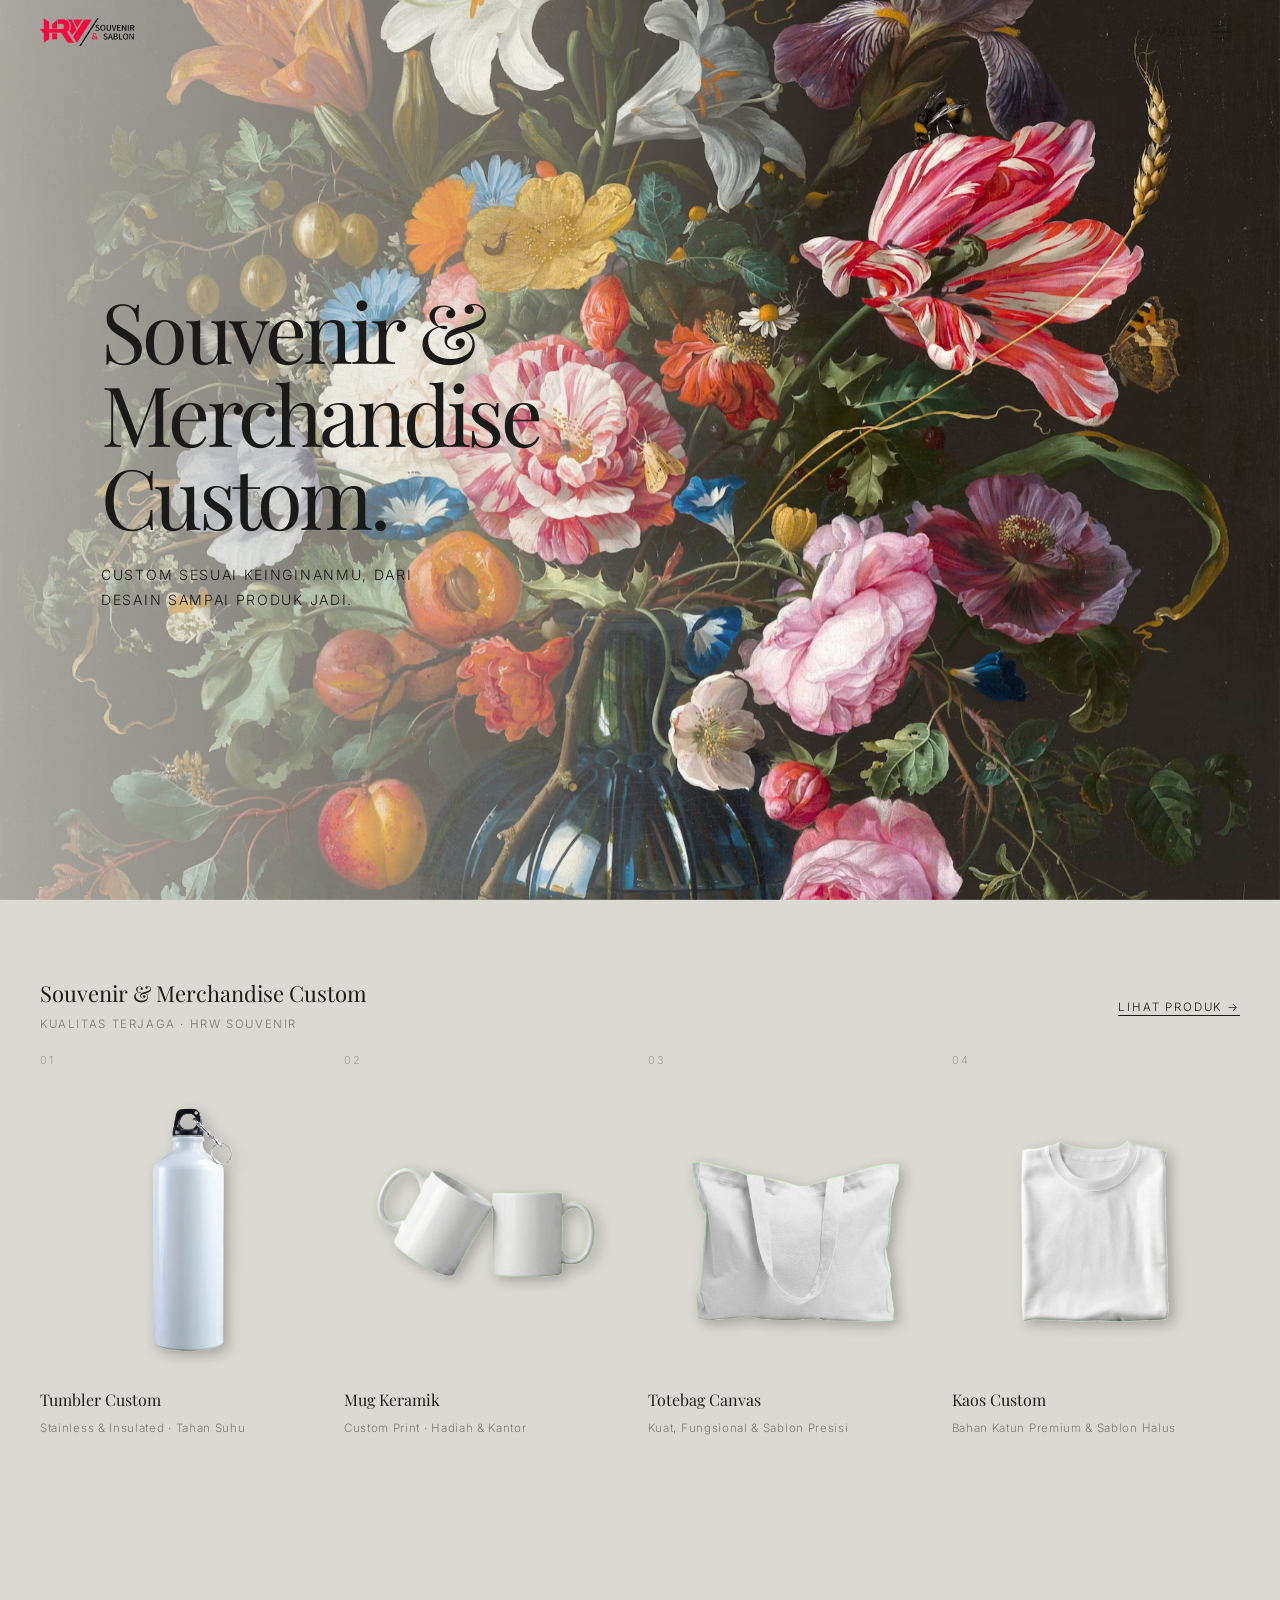
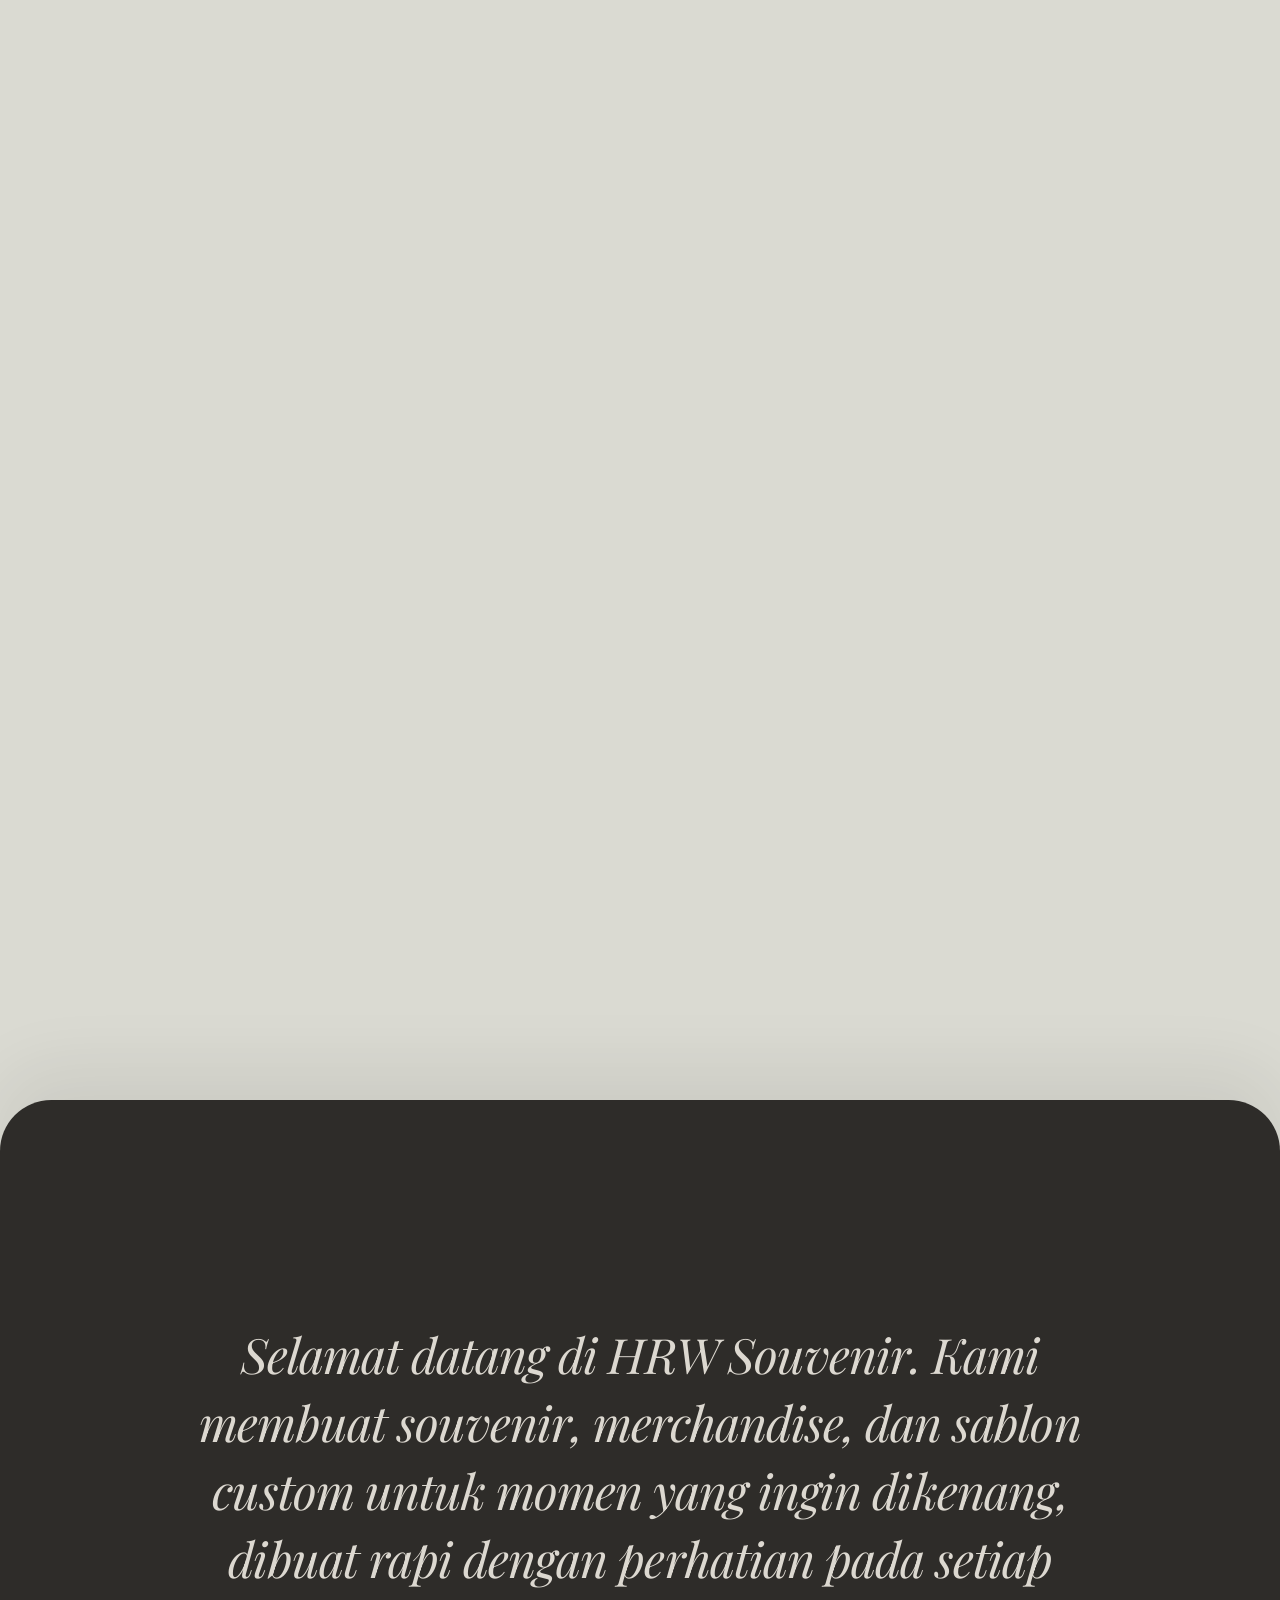
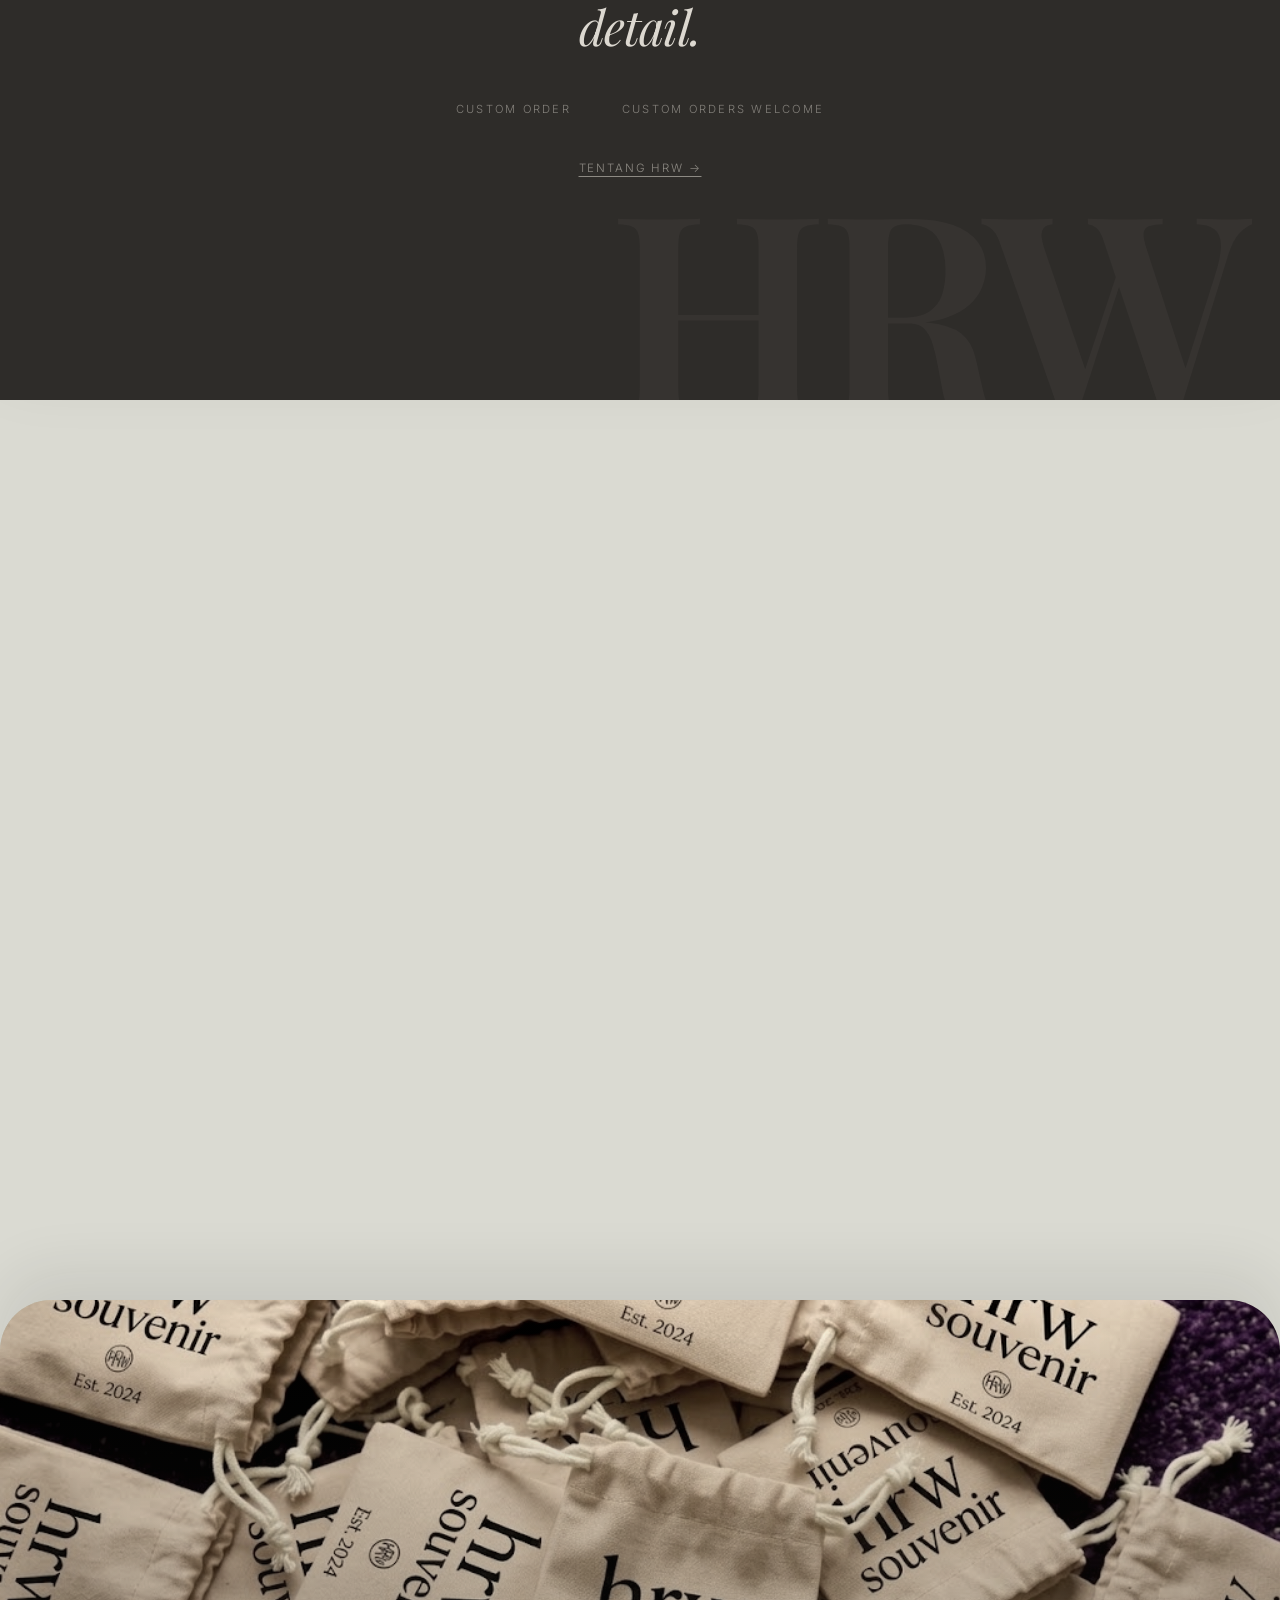
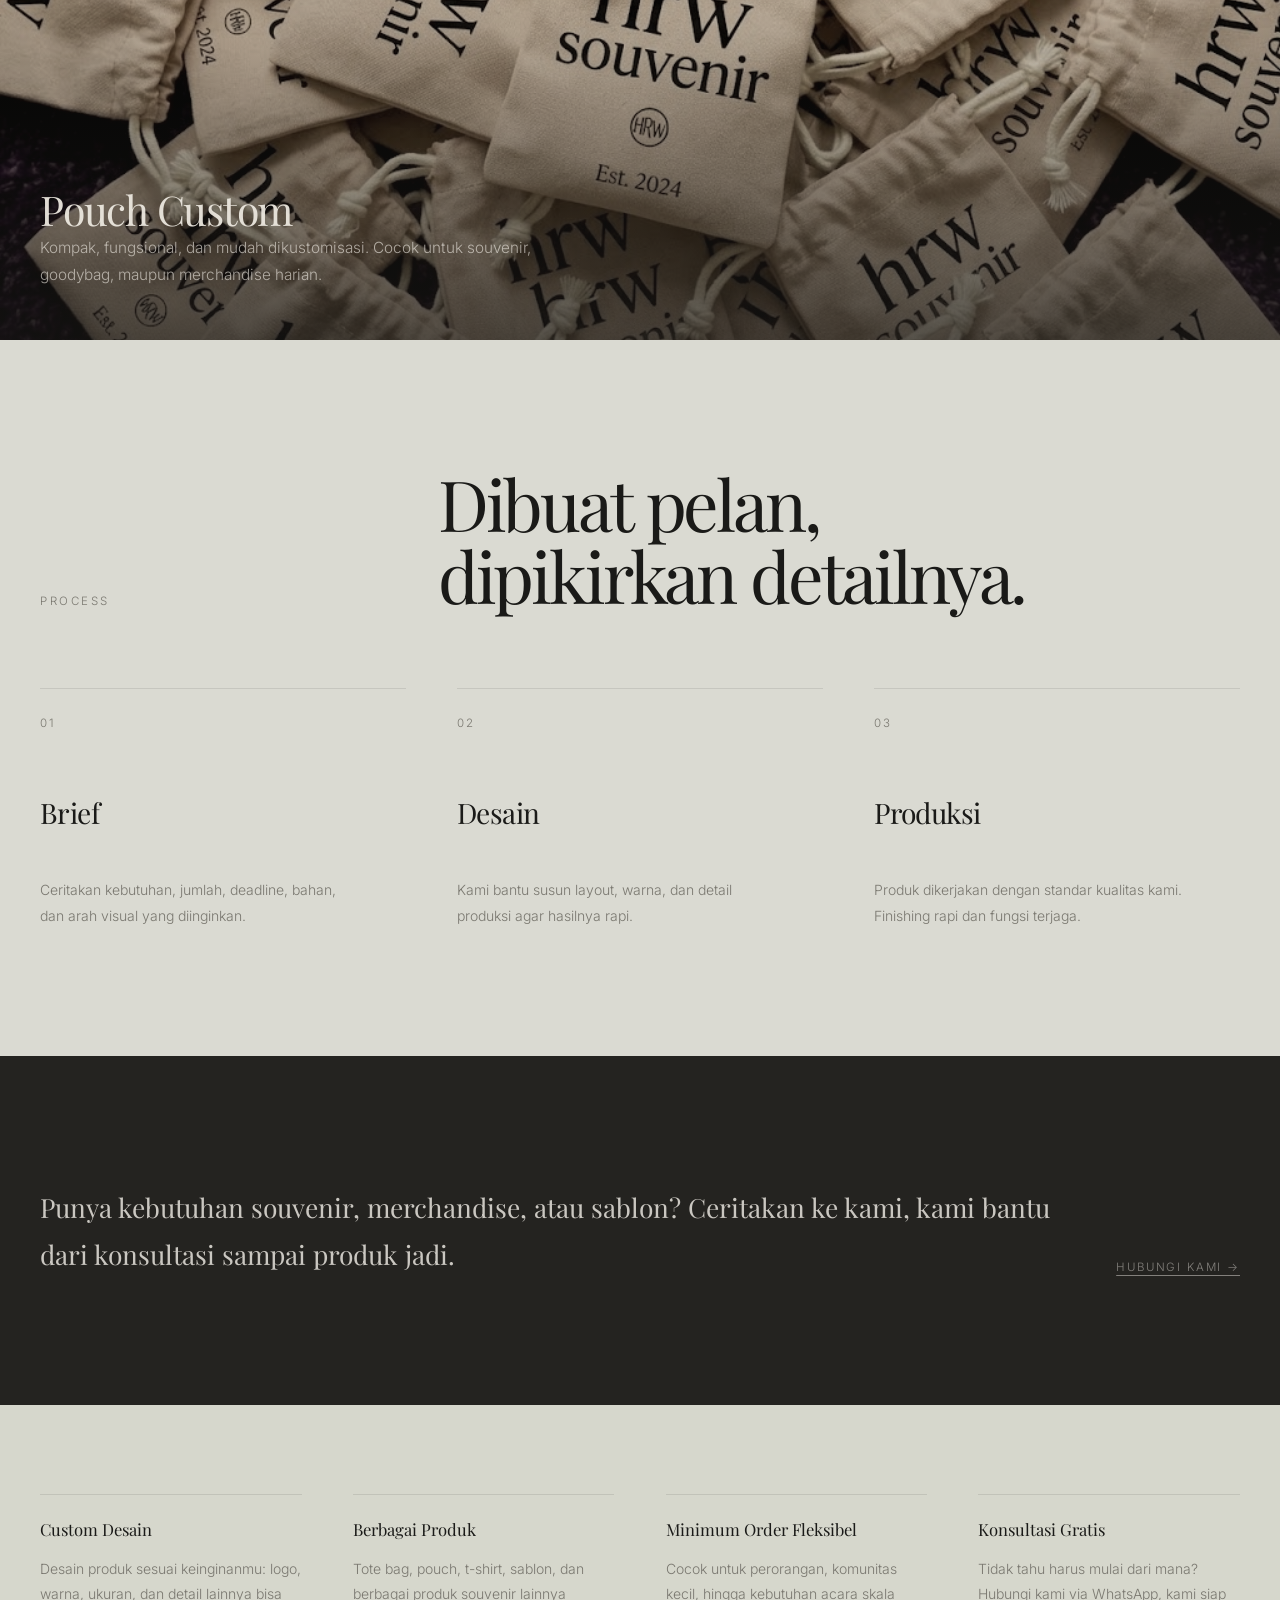
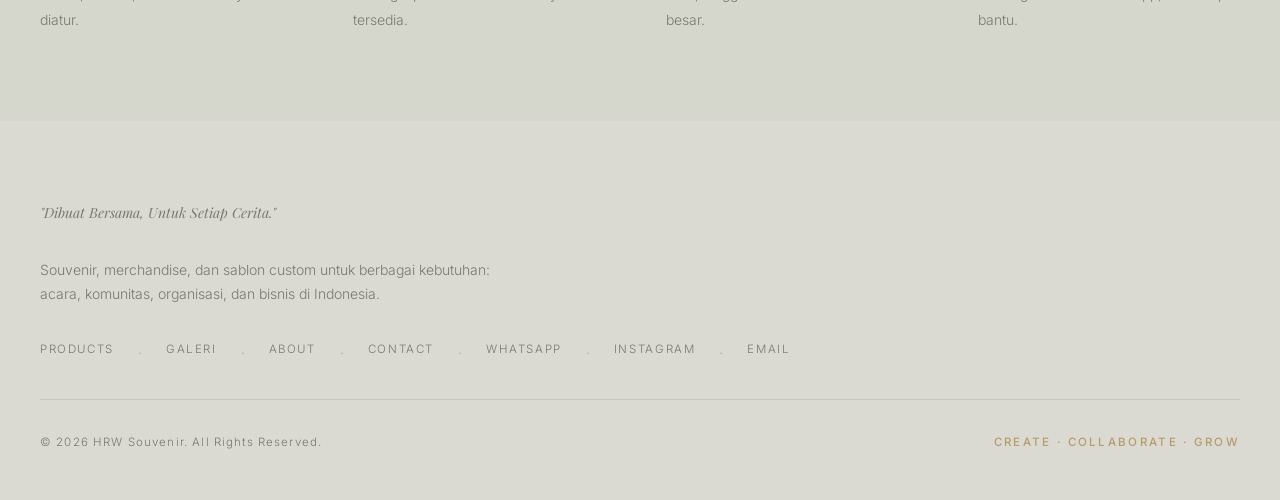
<file: index.html>
﻿<!DOCTYPE html>
<html lang="id">
<head>
  <meta charset="UTF-8" />
  <meta name="viewport" content="width=device-width, initial-scale=1.0" />
  <title>HRW Souvenir — Dibuat Bersama, Untuk Setiap Cerita</title>
  <meta name="description" content="HRW Souvenir menyediakan souvenir, merchandise, dan sablon custom berkualitas untuk berbagai kebutuhan — personal, komunitas, dan bisnis." />
  <meta property="og:title" content="HRW Souvenir — Dibuat Bersama, Untuk Setiap Cerita" />
  <meta property="og:description" content="Souvenir, merchandise, dan sablon custom berkualitas untuk berbagai kebutuhan." />
  <meta property="og:type" content="website" />
  <link rel="icon" href="./assets/images/logo/logo lingkaran.png" type="image/png" />
  <link rel="stylesheet" href="./css/style.css?v=3.0" />
</head>
<body>

  <!-- Scroll Progress Indicator -->
  <div class="scroll-progress" id="scroll-progress"></div>

  <!-- NAVBAR -->
  <nav class="navbar" id="navbar">
    <div class="navbar__inner">
      <a href="./index.html" class="navbar__logo">
        <img src="./assets/images/logo/logo samping.png" alt="HRW Souvenir" />
      </a>
      <button class="navbar__toggle" id="nav-toggle" aria-label="Toggle menu">
        <span class="navbar__toggle-label">Menu</span>
        <span class="navbar__toggle-bars">
          <span></span><span></span><span></span>
        </span>
      </button>
    </div>
  </nav>

  <!-- FULLSCREEN NAV OVERLAY -->
  <div class="nav-overlay" id="nav-overlay">
    <nav class="nav-overlay__links">
      <a href="./pages/products.html" class="nav-overlay__link" data-close>Products</a>
      <a href="./pages/galeri.html"   class="nav-overlay__link" data-close>Galeri</a>
      <a href="./pages/about.html"    class="nav-overlay__link" data-close>About</a>
      <a href="./pages/contact.html"  class="nav-overlay__link" data-close>Contact</a>
    </nav>
    <div class="nav-overlay__meta">
      <a href="https://wa.me/6287817109746" target="_blank" class="nav-overlay__meta-link">WhatsApp</a>
      <a href="https://instagram.com/hrw_souvenir" target="_blank" class="nav-overlay__meta-link">Instagram</a>
      <a href="mailto:hrwsouvenir@gmail.com" class="nav-overlay__meta-link">Email</a>
    </div>
  </div>

  <!-- HERO -->
  <section class="hg-hero">
    <div class="hg-hero__bg">
      <img
        src="./assets/images/products/banner/banner.avif"
        alt="HRW Souvenir — Banner"
        class="hg-hero__bg-img"
        id="hero-img"
        loading="eager"
      />
    </div>
    <div class="hg-hero__content">
      <h1 class="hg-hero__heading">
        Souvenir &amp;<br />Merchandise<br />Custom.
      </h1>
      <p class="hg-hero__intro">Custom sesuai keinginanmu, dari desain sampai produk jadi.</p>
    </div>
  </section>

  <!-- PRODUCT STRIP -->
  <div class="hg-products-pin" id="products-pin">
    <div class="hg-products-sticky">
      <!-- Overlay gelap saat welcome naik -->
      <div class="hg-products-dimmer" id="products-dimmer"></div>
      <!-- Caption bar — sticky bersama produk -->
      <div class="hg-hero__caption">
        <div class="hg-hero__caption-left">
          <span class="hg-hero__product-name">Souvenir &amp; Merchandise Custom</span>
          <span class="hg-hero__product-sub">Kualitas terjaga · HRW Souvenir</span>
        </div>
        <a href="./pages/products.html" class="hg-hero__cta">Lihat Produk →</a>
      </div>
      <section class="hg-products">
        <div class="hg-product">
          <span class="hg-product__number">01</span>
          <div class="hg-product__img-wrap">
            <img src="./assets/images/6 produk depan/tumbler.jpg"       alt="Tumbler Custom HRW Souvenir"    class="hg-product__img hg-product__img--default" loading="lazy" />
            <img src="./assets/images/6 produk depan/tumbler_final.jpg" alt="Tumbler Custom HRW Souvenir"    class="hg-product__img hg-product__img--hover"   loading="lazy" />
          </div>
          <a href="./pages/products.html#souvenir" class="hg-product__info">
            <span class="hg-product__name">Tumbler Custom</span>
            <span class="hg-product__meta">Stainless &amp; Insulated · Tahan Suhu</span>
          </a>
        </div>
        <div class="hg-product">
          <span class="hg-product__number">02</span>
          <div class="hg-product__img-wrap">
            <img src="./assets/images/6 produk depan/mug.jpg"       alt="Mug Keramik Custom HRW Souvenir" class="hg-product__img hg-product__img--default" loading="lazy" />
            <img src="./assets/images/6 produk depan/mug_final.jpg" alt="Mug Keramik Custom HRW Souvenir" class="hg-product__img hg-product__img--hover"   loading="lazy" />
          </div>
          <a href="./pages/products.html#merchandise" class="hg-product__info">
            <span class="hg-product__name">Mug Keramik</span>
            <span class="hg-product__meta">Custom Print · Hadiah &amp; Kantor</span>
          </a>
        </div>
        <div class="hg-product">
          <span class="hg-product__number">03</span>
          <div class="hg-product__img-wrap">
            <img src="./assets/images/6 produk depan/totebag.jpg"       alt="Totebag Canvas HRW Souvenir" class="hg-product__img hg-product__img--default" loading="lazy" />
            <img src="./assets/images/6 produk depan/totebag_final.jpg" alt="Totebag Canvas HRW Souvenir" class="hg-product__img hg-product__img--hover"   loading="lazy" />
          </div>
          <a href="./pages/products.html#sablon" class="hg-product__info">
            <span class="hg-product__name">Totebag Canvas</span>
            <span class="hg-product__meta">Kuat, Fungsional &amp; Sablon Presisi</span>
          </a>
        </div>
        <div class="hg-product">
          <span class="hg-product__number">04</span>
          <div class="hg-product__img-wrap">
            <img src="./assets/images/6 produk depan/kaos.jpg"       alt="Kaos Custom HRW Souvenir" class="hg-product__img hg-product__img--default" loading="lazy" />
            <img src="./assets/images/6 produk depan/kaos_final.jpg" alt="Kaos Custom HRW Souvenir" class="hg-product__img hg-product__img--hover"   loading="lazy" />
          </div>
          <a href="./pages/products.html#custom" class="hg-product__info">
            <span class="hg-product__name">Kaos Custom</span>
            <span class="hg-product__meta">Bahan Katun Premium &amp; Sablon Halus</span>
          </a>
        </div>
      </section>
    </div>
  </div>

  <!-- WELCOME -->
  <div class="hg-welcome-pin" id="welcome-pin">
    <div class="hg-welcome-sticky">
      <section class="hg-welcome">
        <!-- Overlay gelap saat feature naik -->
        <div class="hg-welcome-dimmer" id="welcome-dimmer"></div>
        <div class="hg-welcome__inner">
          <p class="hg-welcome__text">
            Selamat datang di HRW Souvenir. Kami membuat souvenir, merchandise, dan sablon custom untuk momen yang ingin dikenang, dibuat rapi dengan perhatian pada setiap detail.
          </p>
          <div class="hg-welcome__meta">
            <span>Custom Order</span>
            <span>Custom orders welcome</span>
          </div>
          <a href="./pages/about.html" class="hg-welcome__link">Tentang HRW →</a>
        </div>
      </section>
    </div>
  </div>

  <!-- FEATURE — Tote Bag (card overlap dari Welcome) -->
  <div class="hg-feature-pin">
    <section class="hg-feature hg-feature--story">
      <div class="hg-feature__link">
        <div class="hg-feature__img-wrap">
          <img src="./assets/images/products/banner/hg-feature-pin.jpg" alt="HRW Souvenir — Feature" class="hg-feature__img" loading="lazy" />
          <!-- Overlay teks di atas gambar -->
          <div class="hg-feature__overlay">
            <h2 class="hg-feature__heading">Pouch Custom</h2>
            <p class="hg-feature__desc">Kompak, fungsional, dan mudah dikustomisasi. Cocok untuk souvenir, goodybag, maupun merchandise harian.</p>
          </div>
        </div>
      </div>
    </section>
  </div>

  <!-- PROCESS -->
  <section class="hg-process" aria-labelledby="process-title">
    <div class="hg-process__inner">
      <div class="hg-process__head reveal">
        <span class="hg-process__eyebrow">Process</span>
        <h2 id="process-title" class="hg-process__title">Dibuat pelan,<br />dipikirkan detailnya.</h2>
      </div>
      <div class="hg-process__grid">
        <article class="hg-process__item reveal">
          <span class="hg-process__num">01</span>
          <h3>Brief</h3>
          <p>Ceritakan kebutuhan, jumlah, deadline, bahan, dan arah visual yang diinginkan.</p>
        </article>
        <article class="hg-process__item reveal reveal-delay-1">
          <span class="hg-process__num">02</span>
          <h3>Desain</h3>
          <p>Kami bantu susun layout, warna, dan detail produksi agar hasilnya rapi.</p>
        </article>
        <article class="hg-process__item reveal reveal-delay-2">
          <span class="hg-process__num">03</span>
          <h3>Produksi</h3>
          <p>Produk dikerjakan dengan standar kualitas kami. Finishing rapi dan fungsi terjaga.</p>
        </article>
      </div>
    </div>
  </section>

  <!-- BRAND STATEMENT -->
  <section class="hg-statement">
    <div class="hg-statement__inner reveal">
      <p class="hg-statement__text">
        Punya kebutuhan souvenir, merchandise, atau sablon? Ceritakan ke kami, kami bantu dari konsultasi sampai produk jadi.
      </p>
      <a href="./pages/contact.html" class="hg-statement__link">Hubungi Kami →</a>
    </div>
  </section>

  <!-- TRUST BAR -->
  <div class="hg-trust">
    <div class="hg-trust__inner">
      <div class="hg-trust__item reveal">
        <p class="hg-trust__title">Custom Desain</p>
        <p class="hg-trust__desc">Desain produk sesuai keinginanmu: logo, warna, ukuran, dan detail lainnya bisa diatur.</p>
      </div>
      <div class="hg-trust__item reveal reveal-delay-1">
        <p class="hg-trust__title">Berbagai Produk</p>
        <p class="hg-trust__desc">Tote bag, pouch, t-shirt, sablon, dan berbagai produk souvenir lainnya tersedia.</p>
      </div>
      <div class="hg-trust__item reveal reveal-delay-2">
        <p class="hg-trust__title">Minimum Order Fleksibel</p>
        <p class="hg-trust__desc">Cocok untuk perorangan, komunitas kecil, hingga kebutuhan acara skala besar.</p>
      </div>
      <div class="hg-trust__item reveal reveal-delay-3">
        <p class="hg-trust__title">Konsultasi Gratis</p>
        <p class="hg-trust__desc">Tidak tahu harus mulai dari mana? Hubungi kami via WhatsApp, kami siap bantu.</p>
      </div>
    </div>
  </div>

  <!-- FOOTER -->
  <footer class="footer" id="contact">
    <div class="footer__inner">
      <p class="footer__tagline">"Dibuat Bersama, Untuk Setiap Cerita."</p>
      <p class="footer__desc">Souvenir, merchandise, dan sablon custom untuk berbagai kebutuhan: acara, komunitas, organisasi, dan bisnis di Indonesia.</p>
      <div class="footer__links">
        <a href="./pages/products.html" class="footer__link">Products</a>
        <span class="footer__sep">&middot;</span>
        <a href="./pages/galeri.html"   class="footer__link">Galeri</a>
        <span class="footer__sep">&middot;</span>
        <a href="./pages/about.html"    class="footer__link">About</a>
        <span class="footer__sep">&middot;</span>
        <a href="./pages/contact.html"  class="footer__link">Contact</a>
        <span class="footer__sep">&middot;</span>
        <a href="https://wa.me/6287817109746" target="_blank" class="footer__link">WhatsApp</a>
        <span class="footer__sep">&middot;</span>
        <a href="https://instagram.com/hrw_souvenir" target="_blank" class="footer__link">Instagram</a>
        <span class="footer__sep">&middot;</span>
        <a href="mailto:hrwsouvenir@gmail.com" class="footer__link">Email</a>
      </div>
      <div class="footer__bottom">
        <p class="footer__copy">&copy; <span id="footer-year">2026</span> HRW Souvenir. All Rights Reserved.</p>
        <p class="footer__essence">Create &middot; Collaborate &middot; Grow</p>
      </div>
    </div>
  </footer>

  <script src="./js/main.js"></script>
</body>
</html>
</file>
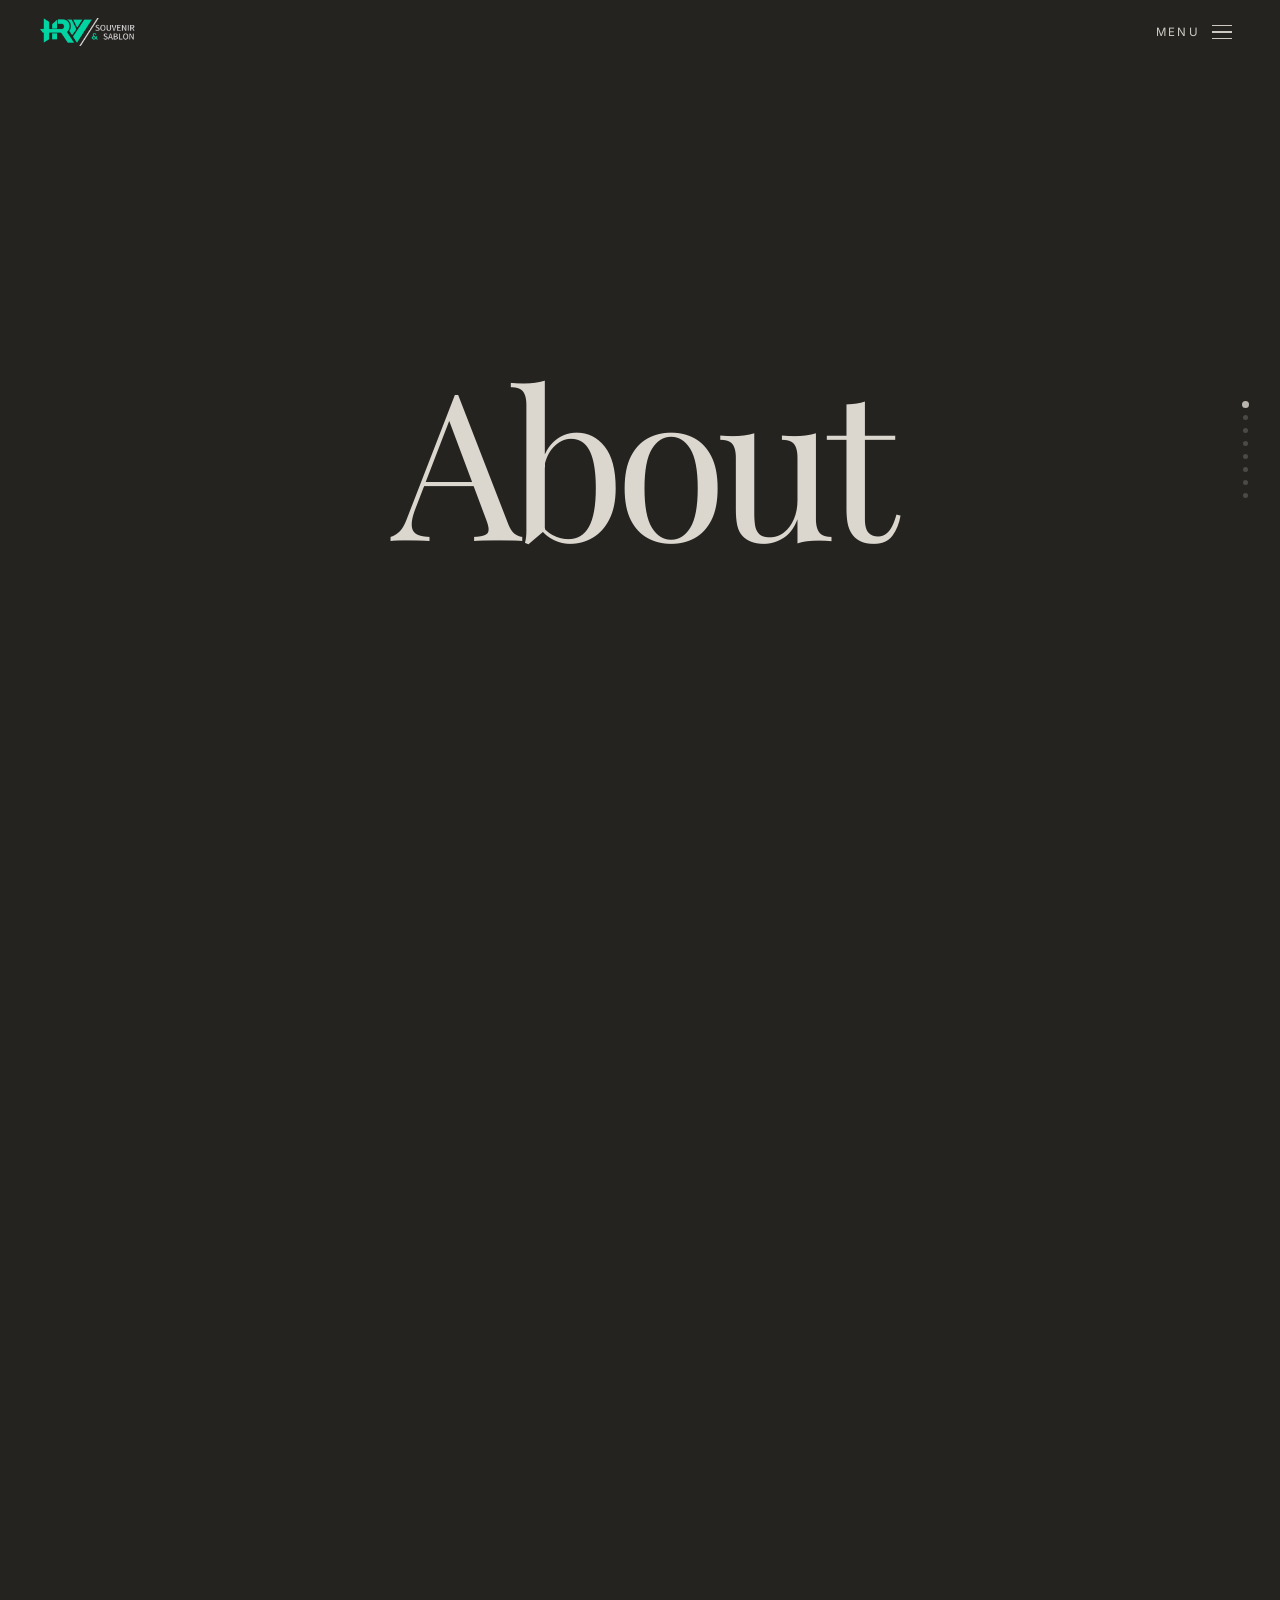
<file: pages/about.html>
﻿<!DOCTYPE html>
<html lang="id">
<head>
  <meta charset="UTF-8" />
  <meta name="viewport" content="width=device-width, initial-scale=1.0" />
  <title>About — HRW Souvenir</title>
  <meta name="description" content="Tentang HRW Souvenir — brand lokal yang membuat souvenir dan merchandise melalui kolaborasi dengan mitra lokal." />
  <link rel="icon" href="../assets/images/logo/logo lingkaran.png" type="image/png" />
  <link rel="stylesheet" href="../css/style.css" />
</head>
<body class="about-dark">

  <!-- NAVBAR -->
  <nav class="navbar" id="navbar">
    <div class="navbar__inner">
      <a href="../index.html" class="navbar__logo">
        <img src="../assets/images/logo/logo samping.png" alt="HRW Souvenir" />
      </a>
      <button class="navbar__toggle" id="nav-toggle" aria-label="Toggle menu">
        <span class="navbar__toggle-label">Menu</span>
        <span class="navbar__toggle-bars">
          <span></span><span></span><span></span>
        </span>
      </button>
    </div>
  </nav>

  <!-- NAV OVERLAY -->
  <div class="nav-overlay" id="nav-overlay">
    <nav class="nav-overlay__links">
      <a href="./products.html" class="nav-overlay__link" data-close>Products</a>
      <a href="./galeri.html"   class="nav-overlay__link" data-close>Galeri</a>
      <a href="./about.html"    class="nav-overlay__link nav-overlay__link--active" data-close>About</a>
      <a href="./contact.html"  class="nav-overlay__link" data-close>Contact</a>
    </nav>
    <div class="nav-overlay__meta">
      <a href="https://wa.me/6287817109746" target="_blank" class="nav-overlay__meta-link">WhatsApp</a>
      <a href="https://instagram.com/hrw_souvenir" target="_blank" class="nav-overlay__meta-link">Instagram</a>
      <a href="mailto:hrwsouvenir@gmail.com" class="nav-overlay__meta-link">Email</a>
    </div>
  </div>

  <!-- SCROLL STORY WRAPPER — tinggi = jumlah panel x 100vh -->
  <div class="asc-wrap" id="asc-wrap">

    <!-- Stage — sticky, konten berganti di sini -->
    <div class="asc-stage" id="asc-stage">

      <!-- Panel 1 — "About" besar -->
      <div class="asc-panel asc-panel--center is-active" data-panel="1">
        <span class="asc-word">About</span>
      </div>

      <!-- Panel 2 — Header detail -->
      <div class="asc-panel asc-panel--left" data-panel="2">
        <span class="asc-eyebrow">Tentang Kami</span>
        <h1 class="asc-heading">Dibuat bersama,<br />untuk setiap cerita.</h1>
        <p class="asc-desc">HRW Souvenir adalah usaha kreatif yang tumbuh melalui kolaborasi dengan berbagai pihak: penjahit, pengrajin, percetakan, dan pelaku UMKM.</p>
      </div>

      <!-- Panel 3 — gambar + teks About -->
      <div class="asc-panel asc-panel--split" data-panel="3">
        <div class="asc-split__img">
          <img src="../assets/images/products/pouch.jpg" alt="Produk HRW Souvenir" loading="lazy" />
        </div>
        <div class="asc-split__content">
          <span class="asc-eyebrow">Tentang Kami</span>
          <h2 class="asc-subheading">About HRW Souvenir</h2>
          <p class="asc-copy">HRW Souvenir adalah usaha kreatif yang bergerak dalam bidang souvenir, merchandise, dan sablon.</p>
          <p class="asc-copy">Kami membangun proses produksi melalui kolaborasi dengan penjahit, pengrajin, percetakan, dan pelaku usaha lokal, untuk menghadirkan produk bermakna sekaligus menciptakan peluang bagi mitra yang terlibat.</p>
          <div class="asc-values">
            <span>Quality</span>
            <span>Collaboration</span>
            <span>Meaning</span>
            <span>Sustainability</span>
          </div>
        </div>
      </div>

      <!-- Panel 4 — "Made Together." besar -->
      <div class="asc-panel asc-panel--center" data-panel="4">
        <span class="asc-word">Made<br />Together.</span>
      </div>

      <!-- Panel 5 — teks + gambar kolaborasi -->
      <div class="asc-panel asc-panel--split asc-panel--reverse" data-panel="5">
        <div class="asc-split__content">
          <span class="asc-eyebrow">Kolaborasi</span>
          <h2 class="asc-subheading">One Order. Many Hands.</h2>
          <p class="asc-copy">Sebuah produk tidak selalu dibuat oleh satu tangan. HRW bekerja bersama penjahit, pengrajin, dan percetakan, untuk menciptakan produk sekaligus membuka peluang kolaborasi.</p>
          <blockquote class="asc-quote">"Satu pesanan, lebih banyak pihak yang tumbuh."</blockquote>
        </div>
        <div class="asc-split__img">
          <img src="../assets/images/products/totebag.jpg" alt="Kolaborasi HRW Souvenir" loading="lazy" />
        </div>
      </div>

      <!-- Panel 6 — "Create. Collaborate. Grow." besar -->
      <div class="asc-panel asc-panel--center" data-panel="6">
        <span class="asc-word">Create.<br />Collaborate.<br />Grow.</span>
      </div>

      <!-- Panel 7 — Essence detail -->
      <div class="asc-panel asc-panel--essence" data-panel="7">
        <div class="asc-essence-grid">
          <div class="asc-essence-item">
            <span class="asc-essence-num">01</span>
            <span class="asc-essence-word">Create</span>
            <p class="asc-essence-desc">Menciptakan produk yang memiliki nilai, fungsi, kualitas, dan makna bagi pelanggan dan setiap orang yang terlibat.</p>
          </div>
          <div class="asc-essence-item">
            <span class="asc-essence-num">02</span>
            <span class="asc-essence-word">Collaborate</span>
            <p class="asc-essence-desc">Membangun kerja sama dengan penjahit, pengrajin, percetakan, dan pelaku usaha lokal dalam setiap proses produksi.</p>
          </div>
          <div class="asc-essence-item">
            <span class="asc-essence-num">03</span>
            <span class="asc-essence-word">Grow</span>
            <p class="asc-essence-desc">Tumbuh bersama pelanggan, mitra, dan lingkungan ekonomi di sekitar HRW. Satu pesanan, lebih banyak pihak yang berkembang.</p>
          </div>
        </div>
      </div>

      <!-- Panel 8 — CTA -->
      <div class="asc-panel asc-panel--center" data-panel="8">
        <div class="asc-cta">
          <h2 class="asc-cta__heading">Ada yang ingin<br />kamu pesan<br />atau diskusikan?</h2>
          <p class="asc-cta__copy">Ceritakan kebutuhanmu, kami bantu dari konsultasi, desain, sampai produk jadi di tangan kamu.</p>
          <a href="./contact.html" class="asc-cta__link">Hubungi Kami →</a>
        </div>
      </div>

      <!-- Scroll progress dots -->
      <div class="asc-dots" id="asc-dots">
        <span class="asc-dot is-active" data-dot="1"></span>
        <span class="asc-dot" data-dot="2"></span>
        <span class="asc-dot" data-dot="3"></span>
        <span class="asc-dot" data-dot="4"></span>
        <span class="asc-dot" data-dot="5"></span>
        <span class="asc-dot" data-dot="6"></span>
        <span class="asc-dot" data-dot="7"></span>
        <span class="asc-dot" data-dot="8"></span>
      </div>

    </div>
    <!-- END STAGE -->

  </div>
  <!-- END WRAP -->

  <script src="../js/main.js"></script>
</body>
</html>
</file>
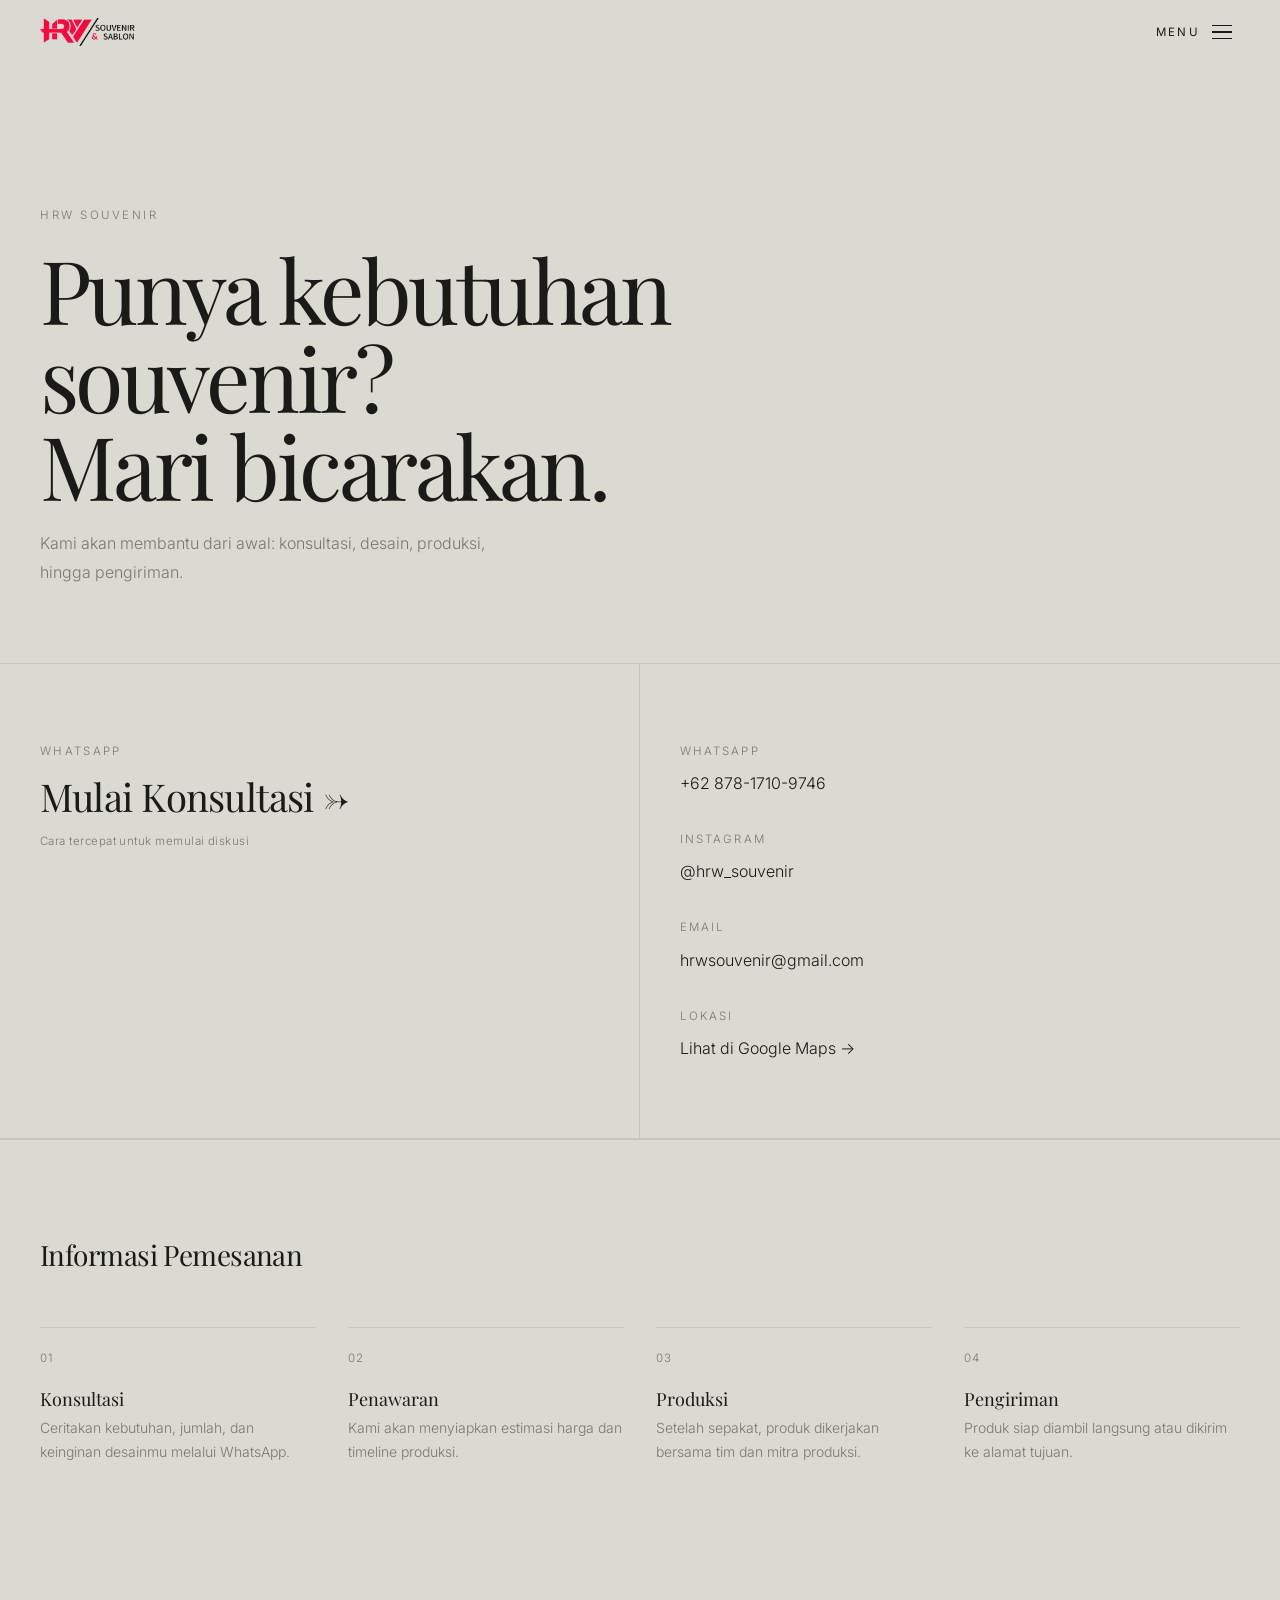
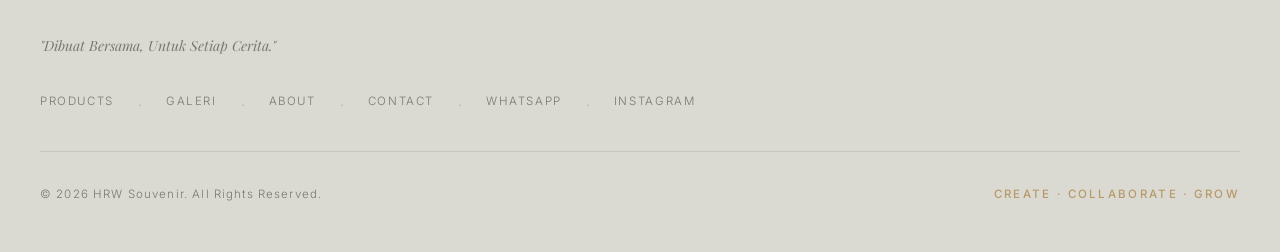
<file: pages/contact.html>
﻿<!DOCTYPE html>
<html lang="id">
<head>
  <meta charset="UTF-8" />
  <meta name="viewport" content="width=device-width, initial-scale=1.0" />
  <title>Contact — HRW Souvenir</title>
  <meta name="description" content="Hubungi HRW Souvenir untuk konsultasi pesanan souvenir, merchandise, dan sablon custom." />
  <link rel="icon" href="../assets/images/logo/logo lingkaran.png" type="image/png" />
  <link rel="stylesheet" href="../css/style.css" />
</head>
<body>

  <!-- NAVBAR -->
  <nav class="navbar" id="navbar">
    <div class="navbar__inner">
      <a href="../index.html" class="navbar__logo">
        <img src="../assets/images/logo/logo samping.png" alt="HRW Souvenir" />
      </a>
      <button class="navbar__toggle" id="nav-toggle" aria-label="Toggle menu">
        <span class="navbar__toggle-label">Menu</span>
        <span class="navbar__toggle-bars">
          <span></span><span></span><span></span>
        </span>
      </button>
    </div>
  </nav>

  <!-- FULLSCREEN NAV OVERLAY -->
  <div class="nav-overlay" id="nav-overlay">
    <nav class="nav-overlay__links">
      <a href="./products.html" class="nav-overlay__link" data-close>Products</a>
      <a href="./galeri.html" class="nav-overlay__link" data-close>Galeri</a>
      <a href="./about.html"    class="nav-overlay__link" data-close>About</a>
      <a href="./contact.html"  class="nav-overlay__link nav-overlay__link--active" data-close>Contact</a>
    </nav>
    <div class="nav-overlay__meta">
      <a href="https://wa.me/6287817109746" target="_blank" class="nav-overlay__meta-link">WhatsApp</a>
      <a href="https://instagram.com/hrw_souvenir" target="_blank" class="nav-overlay__meta-link">Instagram</a>
      <a href="mailto:hrwsouvenir@gmail.com" class="nav-overlay__meta-link">Email</a>
    </div>
  </div>

  <!-- CONTACT MAIN -->
  <section class="contact-page">

    <div class="contact-page__header">
      <span class="page-header__eyebrow">HRW Souvenir</span>
      <h1 class="contact-page__title">
        Punya kebutuhan<br />souvenir?<br />Mari bicarakan.
      </h1>
      <p class="contact-page__sub">
        Kami akan membantu dari awal: konsultasi, desain, produksi, hingga pengiriman.
      </p>
    </div>

    <div class="contact-page__body">

      <!-- Primary contact -->
      <div class="contact-primary">
        <a href="https://wa.me/6287817109746" target="_blank" class="contact-cta-block">
          <span class="contact-cta-block__label">WhatsApp</span>
          <span class="contact-cta-block__text">Mulai Konsultasi →</span>
          <span class="contact-cta-block__sub">Cara tercepat untuk memulai diskusi</span>
        </a>
      </div>

      <!-- Contact info list -->
      <div class="contact-info">
        <div class="contact-info__item">
          <span class="contact-info__label">WhatsApp</span>
          <a href="https://wa.me/6287817109746" target="_blank" class="contact-info__value">
            +62 878-1710-9746
          </a>
        </div>
        <div class="contact-info__item">
          <span class="contact-info__label">Instagram</span>
          <a href="https://instagram.com/hrw_souvenir" target="_blank" class="contact-info__value">
            @hrw_souvenir
          </a>
        </div>
        <div class="contact-info__item">
          <span class="contact-info__label">Email</span>
          <a href="mailto:hrwsouvenir@gmail.com" class="contact-info__value">
            hrwsouvenir@gmail.com
          </a>
        </div>
        <div class="contact-info__item">
          <span class="contact-info__label">Lokasi</span>
          <a href="https://maps.app.goo.gl/cX9Fk2imhAaRwaBh9" target="_blank" class="contact-info__value">Lihat di Google Maps →</a>
        </div>
      </div>

      <!-- Order info -->
      <div class="contact-order-info">
        <h2 class="contact-order-info__heading">Informasi Pemesanan</h2>
        <div class="contact-order-info__list">
          <div class="contact-order-info__item">
            <span class="contact-order-info__num">01</span>
            <div>
              <p class="contact-order-info__title">Konsultasi</p>
              <p class="contact-order-info__desc">Ceritakan kebutuhan, jumlah, dan keinginan desainmu melalui WhatsApp.</p>
            </div>
          </div>
          <div class="contact-order-info__item">
            <span class="contact-order-info__num">02</span>
            <div>
              <p class="contact-order-info__title">Penawaran</p>
              <p class="contact-order-info__desc">Kami akan menyiapkan estimasi harga dan timeline produksi.</p>
            </div>
          </div>
          <div class="contact-order-info__item">
            <span class="contact-order-info__num">03</span>
            <div>
              <p class="contact-order-info__title">Produksi</p>
              <p class="contact-order-info__desc">Setelah sepakat, produk dikerjakan bersama tim dan mitra produksi.</p>
            </div>
          </div>
          <div class="contact-order-info__item">
            <span class="contact-order-info__num">04</span>
            <div>
              <p class="contact-order-info__title">Pengiriman</p>
              <p class="contact-order-info__desc">Produk siap diambil langsung atau dikirim ke alamat tujuan.</p>
            </div>
          </div>
        </div>
      </div>

    </div>
  </section>

  <!-- FOOTER -->
  <footer class="footer">
    <div class="footer__inner">
      <div class="footer__logo">
        <img src="../assets/images/logo/logo samping.png" alt="HRW Souvenir" />
      </div>
      <p class="footer__tagline">"Dibuat Bersama, Untuk Setiap Cerita."</p>
      <div class="footer__links">
        <a href="./products.html" class="footer__link">Products</a>
        <span class="footer__sep">·</span>
        <a href="./galeri.html" class="footer__link">Galeri</a>
        <span class="footer__sep">·</span>
        <a href="./about.html" class="footer__link">About</a>
        <span class="footer__sep">·</span>
        <a href="./contact.html" class="footer__link">Contact</a>
        <span class="footer__sep">·</span>
        <a href="https://wa.me/6287817109746" target="_blank" class="footer__link">WhatsApp</a>
        <span class="footer__sep">·</span>
        <a href="https://instagram.com/hrw_souvenir" target="_blank" class="footer__link">Instagram</a>
      </div>
      <div class="footer__bottom">
        <p class="footer__copy">© <span id="footer-year">2026</span> HRW Souvenir. All Rights Reserved.</p>
        <p class="footer__essence">Create · Collaborate · Grow</p>
      </div>
    </div>
  </footer>

  <script src="../js/main.js"></script>
</body>
</html>
</file>
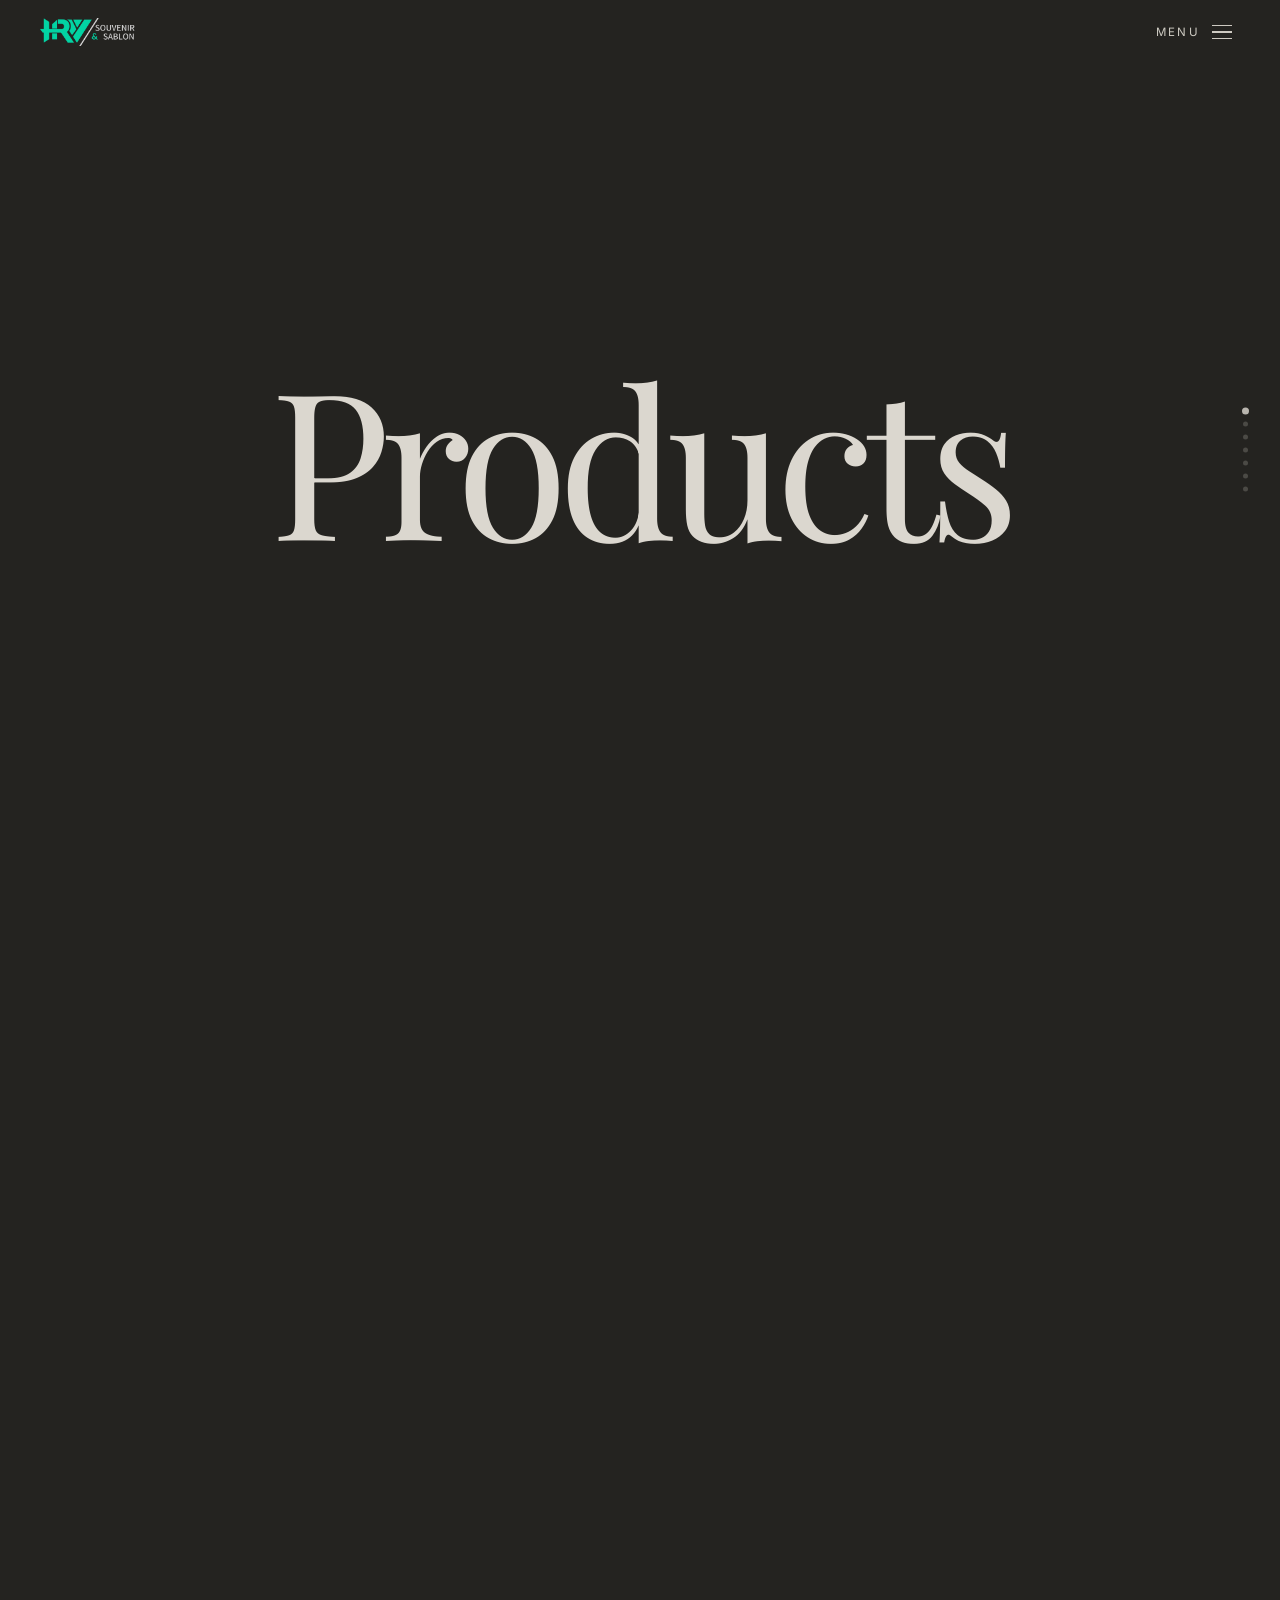
<file: pages/products.html>
﻿<!DOCTYPE html>
<html lang="id">
<head>
  <meta charset="UTF-8" />
  <meta name="viewport" content="width=device-width, initial-scale=1.0" />
  <title>Products — HRW Souvenir</title>
  <meta name="description" content="Katalog produk souvenir, merchandise, sablon, dan custom order eksklusif dari HRW Souvenir." />
  <link rel="icon" href="../assets/images/logo/logo lingkaran.png" type="image/png" />
  <link rel="stylesheet" href="../css/style.css" />
</head>
<body class="about-dark">

  <!-- NAVBAR -->
  <nav class="navbar" id="navbar">
    <div class="navbar__inner">
      <a href="../index.html" class="navbar__logo">
        <img src="../assets/images/logo/logo samping.png" alt="HRW Souvenir" />
      </a>
      <button class="navbar__toggle" id="nav-toggle" aria-label="Toggle menu">
        <span class="navbar__toggle-label">Menu</span>
        <span class="navbar__toggle-bars">
          <span></span><span></span><span></span>
        </span>
      </button>
    </div>
  </nav>

  <!-- NAV OVERLAY -->
  <div class="nav-overlay" id="nav-overlay">
    <nav class="nav-overlay__links">
      <a href="./products.html" class="nav-overlay__link nav-overlay__link--active" data-close>Products</a>
      <a href="./galeri.html"   class="nav-overlay__link" data-close>Galeri</a>
      <a href="./about.html"    class="nav-overlay__link" data-close>About</a>
      <a href="./contact.html"  class="nav-overlay__link" data-close>Contact</a>
    </nav>
    <div class="nav-overlay__meta">
      <a href="https://wa.me/6287817109746" target="_blank" class="nav-overlay__meta-link">WhatsApp</a>
      <a href="https://instagram.com/hrw_souvenir" target="_blank" class="nav-overlay__meta-link">Instagram</a>
      <a href="mailto:hrwsouvenir@gmail.com" class="nav-overlay__meta-link">Email</a>
    </div>
  </div>

  <!-- SCROLL STORY WRAPPER — 7 panel x 100vh -->
  <div class="asc-wrap" id="asc-wrap">
    <div class="asc-stage" id="asc-stage">

      <!-- Panel 1 — "Products" besar -->
      <div class="asc-panel asc-panel--center is-active" data-panel="1">
        <span class="asc-word">Products</span>
      </div>

      <!-- Panel 2 — Header detail -->
      <div class="asc-panel asc-panel--left" data-panel="2">
        <span class="asc-eyebrow">Catalogue &middot; Collection</span>
        <h1 class="asc-heading">Souvenir &amp; Merchandise<br />Custom.</h1>
        <p class="asc-desc">Koleksi souvenir, merchandise, dan karya sablon custom dengan kualitas presisi untuk kebutuhan personal maupun brand.</p>
      </div>

      <!-- Panel 3 — Mug Keramik -->
      <div class="asc-panel asc-panel--split" data-panel="3">
        <div class="asc-split__img">
          <img src="../assets/images/6 produk depan/mug_final.jpg" alt="Mug Keramik Custom HRW" loading="lazy" />
        <span class="asc-img-badge">01 &middot; Souvenir</span>
        </div>
        <div class="asc-split__content">
          <span class="asc-eyebrow">01 &middot; Souvenir</span>
          <h2 class="asc-subheading">Mug Keramik Custom</h2>
          <p class="asc-copy">Pilihan tepat untuk souvenir pernikahan, seminar, maupun kado personal. Dibuat dari material keramik tebal dengan hasil cetak warna tajam yang aman digunakan harian.</p>
          <ul class="asc-specs">
            <li><strong>Material:</strong> Keramik SNI High Grade Food-Safe</li>
            <li><strong>Finishing:</strong> Glossy / Matte Full Color Decal Print</li>
            <li><strong>Kustomisasi:</strong> Desain Bebas, Packaging Box Khusus</li>
          </ul>
          <a href="./contact.html" class="asc-cta__link">Pesan Souvenir Ini →</a>
        </div>
      </div>

      <!-- Panel 4 — Totebag Canvas -->
      <div class="asc-panel asc-panel--split asc-panel--reverse" data-panel="4">
        <div class="asc-split__content">
          <span class="asc-eyebrow">02 &middot; Merchandise</span>
          <h2 class="asc-subheading">Totebag Canvas Premium</h2>
          <p class="asc-copy">Merchandise serbaguna dengan daya tahan tinggi, cocok untuk goodybag event, merchandise kampus, hingga perlengkapan promosi bisnis.</p>
          <ul class="asc-specs">
            <li><strong>Material:</strong> Canvas Twill / Blacu Tebal Berkualitas</li>
            <li><strong>Aksesoris:</strong> Resleting / Velcro / Kantong Dalam</li>
            <li><strong>Finishing:</strong> Sablon Presisi Manual &amp; DTF</li>
          </ul>
          <a href="./contact.html" class="asc-cta__link">Diskusikan Merchandise →</a>
        </div>
        <div class="asc-split__img">
          <img src="../assets/images/6 produk depan/totebag_final.jpg" alt="Totebag Canvas HRW" loading="lazy" />
        <span class="asc-img-badge">02 &middot; Merchandise</span>
        </div>
      </div>

      <!-- Panel 5 — Kaos Sablon -->
      <div class="asc-panel asc-panel--split" data-panel="5">
        <div class="asc-split__img">
          <img src="../assets/images/6 produk depan/kaos_final.jpg" alt="Kaos Sablon Custom HRW" loading="lazy" />
        <span class="asc-img-badge">03 &middot; Sablon</span>
        </div>
        <div class="asc-split__content">
          <span class="asc-eyebrow">03 &middot; Sablon</span>
          <h2 class="asc-subheading">Kaos Sablon Custom</h2>
          <p class="asc-copy">Layanan sablon kaos untuk seragam komunitas, gathering perusahaan, merchandise band, maupun pakaian distro. Tinta berkualitas tinggi yang tidak mudah retak.</p>
          <ul class="asc-specs">
            <li><strong>Bahan:</strong> 100% Cotton Combed 24s / 30s Soft Handfeel</li>
            <li><strong>Teknik:</strong> Plastisol, Rubber, High Density &amp; DTF</li>
            <li><strong>Ukuran:</strong> XS hingga 4XL cutting modern</li>
          </ul>
          <a href="./contact.html" class="asc-cta__link">Pesan Sablon Kaos →</a>
        </div>
      </div>

      <!-- Panel 6 — Tumbler Custom -->
      <div class="asc-panel asc-panel--split asc-panel--reverse" data-panel="6">
        <div class="asc-split__content">
          <span class="asc-eyebrow">04 &middot; Custom Order</span>
          <h2 class="asc-subheading">Tumbler Custom Insulated</h2>
          <p class="asc-copy">Pilihan premium untuk hadiah eksekutif, gift set korporat, atau pesanan khusus. Tahan menjaga suhu panas/dingin berjam-jam dengan opsi grafir laser.</p>
          <ul class="asc-specs">
            <li><strong>Material:</strong> Double Wall Vacuum Stainless Steel 304</li>
            <li><strong>Metode:</strong> Laser Engraving, UV Print, Hardbox Gift Set</li>
            <li><strong>Fitur:</strong> Dingin 24 Jam &amp; Panas 12 Jam</li>
          </ul>
          <a href="./contact.html" class="asc-cta__link">Konsultasi Custom Order →</a>
        </div>
        <div class="asc-split__img">
          <img src="../assets/images/6 produk depan/tumbler_final.jpg" alt="Tumbler Custom HRW" loading="lazy" />
        <span class="asc-img-badge">04 &middot; Custom Order</span>
        </div>
      </div>

      <!-- Panel 7 — CTA -->
      <div class="asc-panel asc-panel--center" data-panel="7">
        <div class="asc-cta">
          <h2 class="asc-cta__heading">Tidak yakin<br />harus mulai<br />dari mana?</h2>
          <p class="asc-cta__copy">Ceritakan kebutuhanmu. Kami bantu tentukan produk, bahan, dan jumlah yang paling sesuai.</p>
          <a href="https://wa.me/6287817109746" target="_blank" class="asc-cta__link">Konsultasi via WhatsApp →</a>
        </div>
      </div>

      <!-- Scroll progress dots -->
      <div class="asc-dots" id="asc-dots">
        <span class="asc-dot is-active" data-dot="1"></span>
        <span class="asc-dot" data-dot="2"></span>
        <span class="asc-dot" data-dot="3"></span>
        <span class="asc-dot" data-dot="4"></span>
        <span class="asc-dot" data-dot="5"></span>
        <span class="asc-dot" data-dot="6"></span>
        <span class="asc-dot" data-dot="7"></span>
      </div>

    </div>
  </div>

  <script src="../js/main.js"></script>
</body>
</html>
</file>
<file: css/style.css>
﻿/* ============================================
   HRW SOUVENIR — Design System v3.0
   Editorial Artisan: Quiet x Bold x Local
   Ref: MAKR + hardgraft + brand identity HRW
   ============================================ */

@import url('https://fonts.googleapis.com/css2?family=Playfair+Display:ital,wght@0,400;0,500;0,600;1,400;1,500&family=Inter:wght@300;400;500&display=swap');

:root {
  --color-bg:         #DADAD2;
  --color-bg-alt:     #D0D0C8;
  --color-bg-card:    #E2E2DA;
  --color-dark:       #1A1A18;
  --color-dark-warm:  #242320;
  --color-text:       #1A1A18;
  --color-muted:      #7A7870;
  --color-accent:     #B89A6A;
  --color-border:     rgba(26,26,24,0.1);
  --color-border-md:  rgba(26,26,24,0.2);

  --font-serif: 'Playfair Display', Georgia, serif;
  --font-sans:  'Inter', system-ui, sans-serif;

  --text-2xs: 0.65rem;
  --text-xs:  0.72rem;
  --text-sm:  0.875rem;
  --text-base: 1rem;
  --text-md:  1.125rem;
  --text-lg:  1.375rem;
  --text-xl:  1.75rem;
  --text-2xl: 2.25rem;
  --text-3xl: 3rem;
  --text-4xl: 4rem;
  --text-5xl: 5.5rem;

  --space-1:  0.25rem;
  --space-2:  0.5rem;
  --space-3:  0.75rem;
  --space-4:  1rem;
  --space-5:  1.25rem;
  --space-6:  1.5rem;
  --space-8:  2rem;
  --space-10: 2.5rem;
  --space-12: 3rem;
  --space-16: 4rem;
  --space-20: 5rem;
  --space-24: 6rem;
  --space-32: 8rem;
  --space-40: 10rem;

  --container:        1280px;
  --container-narrow: 680px;
  --pad:              clamp(1.25rem, 4vw, 2.5rem);
  --navbar-h:         64px;
  --ease-out:         cubic-bezier(0.25, 0.46, 0.45, 0.94);
}

*, *::before, *::after { margin:0; padding:0; box-sizing:border-box; }
html { font-size:16px; scroll-behavior:smooth; -webkit-font-smoothing:antialiased; }
body { font-family:var(--font-sans); font-weight:300; color:var(--color-text); background:var(--color-bg); line-height:1.75; overflow-x:hidden; }
img { max-width:100%; height:auto; display:block; }
a   { text-decoration:none; color:inherit; }
button { font-family:var(--font-sans); cursor:pointer; border:none; background:none; outline:none; }
ul,ol { list-style:none; }

/* Scroll Animation */
.reveal { opacity:0; transform:translateY(26px); transition:opacity 0.75s var(--ease-out), transform 0.75s var(--ease-out); }
.reveal.is-visible { opacity:1; transform:translateY(0); }
.reveal-delay-1 { transition-delay:0.1s; }
.reveal-delay-2 { transition-delay:0.22s; }
.reveal-delay-3 { transition-delay:0.34s; }

/* Scroll Progress */
.scroll-progress { position:fixed; top:0; left:0; width:2px; background:var(--color-accent); z-index:2000; height:0%; transition:height 0.05s linear; }

/* Navbar */
.navbar { position:fixed; top:0; left:0; right:0; height:var(--navbar-h); z-index:1000; display:flex; align-items:center; padding:0 var(--pad); }
.navbar__inner { display:flex; align-items:center; justify-content:space-between; width:100%; max-width:var(--container); margin:0 auto; }
.navbar__logo img { height:28px; width:auto; display:block; }
.navbar__toggle { font-size:var(--text-xs); font-weight:400; letter-spacing:0.2em; text-transform:uppercase;  display:flex; align-items:center; gap:var(--space-3); padding:var(--space-2); transition:opacity 0.2s; color:var(--color-dark); }
.navbar__toggle:hover { opacity:0.5; }
.navbar__toggle-bars { display:flex; flex-direction:column; gap:5px; }
.navbar__toggle-bars span { display:block; width:20px; height:1.5px; background:var(--color-dark); transition:transform 0.35s var(--ease-out), opacity 0.25s ease; transform-origin:center; }
.navbar__toggle.is-active .navbar__toggle-bars span:nth-child(1) { transform:translateY(6.5px) rotate(45deg); }
.navbar__toggle.is-active .navbar__toggle-bars span:nth-child(2) { opacity:0; }
.navbar__toggle.is-active .navbar__toggle-bars span:nth-child(3) { transform:translateY(-6.5px) rotate(-45deg); }
/* Nav Overlay */
.nav-overlay { position:fixed; inset:0; background:var(--color-bg); z-index:999; display:flex; flex-direction:column; align-items:flex-start; justify-content:center; padding:var(--space-32) var(--pad); opacity:0; pointer-events:none; transition:opacity 0.4s var(--ease-out); }
.nav-overlay.is-open { opacity:1; pointer-events:all; }
.nav-overlay__links { display:flex; flex-direction:column; gap:var(--space-6); margin-bottom:var(--space-16); }
.nav-overlay__link { font-family:var(--font-serif); font-size:clamp(2.5rem,6vw,4rem); font-weight:400; color:var(--color-dark); line-height:1.05; transition:opacity 0.2s ease; }
.nav-overlay__link:hover { opacity:0.35; }
.nav-overlay__link--active { opacity:0.3; pointer-events:none; }
.nav-overlay__meta { display:flex; gap:var(--space-8); }
.nav-overlay__meta-link { font-size:var(--text-xs); letter-spacing:0.14em; text-transform:uppercase; color:var(--color-muted); transition:color 0.2s; }
.nav-overlay__meta-link:hover { color:var(--color-dark); }

/* Hero */
.hg-hero { position:relative; width:100%; height:100vh; min-height:580px; padding-top:var(--navbar-h); overflow:hidden; isolation:isolate; }
.hg-hero::before { content:""; position:absolute; inset:0; z-index:1; background:linear-gradient(to right, rgba(218,218,210,0.72) 0%, rgba(218,218,210,0.35) 40%, transparent 65%); pointer-events:none; }
.hg-hero__bg { position:absolute; inset:0; z-index:0; }
.hg-hero__bg-img { width:100%; height:100%; object-fit:cover; object-position:right center; display:block; will-change:transform; }
.hg-hero::after { content:''; position:absolute; inset:0; z-index:1; background-image:url("data:image/svg+xml,%3Csvg viewBox='0 0 200 200' xmlns='http://www.w3.org/2000/svg'%3E%3Cfilter id='n'%3E%3CfeTurbulence type='fractalNoise' baseFrequency='0.85' numOctaves='4' stitchTiles='stitch'/%3E%3C/filter%3E%3Crect width='100%25' height='100%25' filter='url(%23n)'/%3E%3C/svg%3E"); background-repeat:repeat; background-size:180px 180px; opacity:0.022; pointer-events:none; }
.hg-hero__content { position:absolute; z-index:2; top:50%; left:25%; transform:translate(-50%,-50%); max-width:min(520px,45vw); }
.hg-hero__heading { font-family:var(--font-serif); font-size:clamp(3.2rem,6.5vw,7rem); font-weight:400; color:var(--color-dark); line-height:1.0; letter-spacing:-0.045em; font-feature-settings:"liga" 1,"kern" 1; }
.hg-hero__intro { margin-top:var(--space-6); max-width:320px; font-size:clamp(0.78rem,1.1vw,0.95rem); line-height:1.8; letter-spacing:0.12em; text-transform:uppercase; color:var(--color-dark); }
.hg-hero__caption { position:relative; z-index:5; display:flex; align-items:center; justify-content:space-between; padding:var(--space-4) var(--pad) var(--space-4); background:transparent; gap:var(--space-8); }
.hg-hero__caption-left { display:flex; flex-direction:column; gap:var(--space-2); }
.hg-hero__product-name { font-family:var(--font-serif); font-size:var(--text-lg); font-weight:400; color:var(--color-dark); line-height:1.2; }
.hg-hero__product-sub { font-size:var(--text-xs); letter-spacing:0.14em; text-transform:uppercase; color:var(--color-muted); }
.hg-hero__cta { font-size:var(--text-xs); letter-spacing:0.16em; text-transform:uppercase; color:var(--color-dark); text-decoration:underline; text-underline-offset:4px; flex-shrink:0; transition:opacity 0.2s; }
.hg-hero__cta:hover { opacity:0.45; }

/* Product Strip */
.hg-products-pin { position:relative; height:300vh; background:var(--color-bg); z-index:1; }
.hg-products-sticky { position:sticky; top:0; height:100vh; display:flex; flex-direction:column; justify-content:flex-start; width:100%; z-index:1; padding-top:var(--navbar-h); overflow:hidden; }
.hg-products { display:grid; grid-template-columns:repeat(4,1fr); gap:clamp(0.5rem,1.2vw,1.5rem); padding:0 var(--pad); align-items:start; }
.hg-product { display:block; position:relative; background:transparent; -webkit-tap-highlight-color:transparent; }
.hg-product__number { display:block; margin-bottom:var(--space-3); font-size:0.68rem; letter-spacing:0.2em; color:rgba(26,26,24,0.32); }
.hg-product__img-wrap { position:relative; width:100%; aspect-ratio:1/1; overflow:hidden; background:var(--color-bg); }
.hg-product__img { width:100%; height:100%; object-fit:cover; transition:opacity 0.5s ease; }
@media (hover:hover) and (pointer:fine) {
  .hg-product:hover .hg-product__img--default { opacity:0; }
  .hg-product:hover .hg-product__img--hover { opacity:1; }
}
.hg-product__img--hover { position:absolute; top:0; left:0; opacity:0; }
.hg-product.is-revealed .hg-product__img--default { opacity:0; }
.hg-product.is-revealed .hg-product__img--hover { opacity:1; }
.hg-product__info { padding:var(--space-5) 0 0; }
.hg-product__name { display:block; font-family:var(--font-serif); font-size:clamp(1rem,1.2vw,1.25rem); font-weight:400; color:var(--color-dark); margin-bottom:var(--space-2); line-height:1.3; }
.hg-product__meta { display:block; font-size:var(--text-xs); letter-spacing:0.06em; color:var(--color-muted); max-width:240px; line-height:1.6; }
/* Welcome */
.hg-welcome-pin { position:relative; height:300vh; margin-top:-100vh; z-index:20; }
.hg-welcome-sticky { position:sticky; top:0; height:100vh; width:100%; display:flex; align-items:stretch; z-index:20;  }
.hg-welcome { position:relative; width:100%; height:100vh; background:#2E2C29; display:flex; align-items:center; justify-content:center; border-top-left-radius:clamp(28px,4vw,56px); border-top-right-radius:clamp(28px,4vw,56px); padding:clamp(3rem,6vw,6rem) var(--pad); box-shadow:0 -28px 70px rgba(26,26,24,0.08); overflow:hidden; }
.hg-welcome::before { content:'HRW'; position:absolute; bottom:-0.15em; right:var(--pad); font-family:var(--font-serif); font-size:clamp(8rem,22vw,18rem); font-weight:600; color:rgba(235,231,222,0.04); line-height:1; pointer-events:none; user-select:none; letter-spacing:-0.04em; }
.hg-welcome__inner { max-width:900px; margin:0 auto; text-align:center; position:relative; z-index:1; }
.hg-welcome__text { font-family:var(--font-serif); font-style:italic; font-size:clamp(1.5rem,3.8vw,3.8rem); font-weight:400; color:rgba(235,231,222,0.92); line-height:1.4; letter-spacing:-0.02em; margin-bottom:var(--space-10); }
.hg-welcome__meta { display:flex; justify-content:center; gap:clamp(1rem,4vw,3.5rem); margin-bottom:var(--space-8); font-size:0.7rem; letter-spacing:0.2em; text-transform:uppercase; color:rgba(235,231,222,0.45); }
.hg-welcome__link { font-size:var(--text-xs); letter-spacing:0.16em; text-transform:uppercase; color:rgba(235,231,222,0.5); text-decoration:underline; text-underline-offset:4px; transition:color 0.2s; }
.hg-welcome__link:hover { color:rgba(235,231,222,0.95); }

/* Feature */
.hg-feature { position:relative; z-index:20; background:#C8C7BA; overflow:hidden; }
.hg-feature--alt { background:var(--color-bg); }
.hg-feature__link { display:block; }
.hg-feature__img-wrap { position:relative; width:100%; aspect-ratio:16/8; overflow:hidden; background:#BDBDAF; }
.hg-feature__img { width:100%; height:100%; object-fit:cover; object-position:center 40%; transition:transform 1s var(--ease-out); filter:saturate(0.55) contrast(1.05) sepia(0.18) brightness(0.97); }
.hg-feature__body { padding:clamp(2.5rem,5vw,4.5rem) var(--pad); display:flex; align-items:flex-start; justify-content:space-between; gap:var(--space-8); flex-wrap:wrap; }
.hg-feature__heading { font-family:var(--font-serif); font-size:clamp(1.6rem,3.2vw,2.8rem); font-weight:400; color:var(--color-dark); line-height:1.15; letter-spacing:-0.03em; }
.hg-feature__desc { font-size:clamp(0.9rem,1.2vw,1.05rem); color:var(--color-muted); max-width:480px; line-height:1.8; }
.hg-feature__cta { font-size:var(--text-xs); letter-spacing:0.18em; text-transform:uppercase; color:var(--color-dark); text-decoration:underline; text-underline-offset:4px; flex-shrink:0; align-self:flex-end; transition:opacity 0.2s; }
.hg-feature__link:hover .hg-feature__cta { opacity:0.4; }
/* Feature Pin — card overlap dari Welcome (sama seperti welcome naik dari produk) */
.hg-feature-pin {
  position: relative;
  margin-top: -100vh;
  z-index: 30;
  position:relative; z-index:20; background:#C8C7BA;
  border-top-left-radius:clamp(28px,4vw,56px);
  border-top-right-radius:clamp(28px,4vw,56px);
  box-shadow:0 -28px 60px rgba(26,26,24,0.09);
  overflow:hidden;

}

.hg-feature-pin .hg-feature {
  border-radius: 0;
  box-shadow: none;
}

/* Process */
.hg-process { position:relative; z-index:31; background:var(--color-bg); padding:clamp(5rem,10vw,10rem) var(--pad); }
.hg-process__inner { max-width:var(--container); margin:0 auto; }
.hg-process__head { display:grid; grid-template-columns:0.8fr 2fr; gap:clamp(2rem,6vw,7rem); margin-bottom:clamp(3rem,6vw,6rem); align-items:end; }
.hg-process__eyebrow { font-size:var(--text-xs); letter-spacing:0.22em; text-transform:uppercase; color:var(--color-muted); }
.hg-process__title { font-family:var(--font-serif); font-size:clamp(2.2rem,5.5vw,5.5rem); font-weight:400; line-height:1.02; letter-spacing:-0.045em; color:var(--color-dark); max-width:820px; font-feature-settings:"liga" 1,"kern" 1; }
.hg-process__grid { display:grid; grid-template-columns:repeat(3,1fr); gap:clamp(1.5rem,4vw,4rem); }
.hg-process__item { min-height:240px; display:flex; flex-direction:column; justify-content:space-between; padding-top:var(--space-6); border-top:1px solid var(--color-border); }
.hg-process__num { font-size:var(--text-xs); letter-spacing:0.2em; color:var(--color-muted); margin-bottom:var(--space-8); }
.hg-process__item h3 { font-family:var(--font-serif); font-size:clamp(1.35rem,2.2vw,2.2rem); font-weight:400; margin-bottom:var(--space-4); letter-spacing:-0.02em; }
.hg-process__item p { max-width:320px; color:var(--color-muted); font-size:var(--text-sm); line-height:1.85; }

/* Statement */
.hg-statement { background:var(--color-dark-warm); padding:clamp(5rem,10vw,9rem) var(--pad); }
.hg-statement__inner { display:flex; align-items:flex-end; justify-content:space-between; gap:var(--space-12); flex-wrap:wrap; }
.hg-statement__text { font-family:var(--font-serif); font-size:clamp(1.1rem,2.4vw,1.65rem); font-weight:400; color:rgba(225,222,215,0.88); line-height:1.75; flex:1; min-width:280px; }
.hg-statement__link { font-size:var(--text-xs); letter-spacing:0.16em; text-transform:uppercase; color:rgba(225,222,215,0.5); text-decoration:underline; text-underline-offset:4px; flex-shrink:0; white-space:nowrap; transition:color 0.2s; }
.hg-statement__link:hover { color:rgba(225,222,215,0.9); }

/* Trust */
.hg-trust { position:relative; z-index:31; background:#D6D7CC; padding:clamp(4rem,7vw,7rem) var(--pad); }
.hg-trust__inner { max-width:var(--container); margin:0 auto; display:grid; grid-template-columns:repeat(4,1fr); gap:clamp(2rem,4vw,5rem); }
.hg-trust__item { display:flex; flex-direction:column; gap:var(--space-4); padding-top:var(--space-6); border-top:1px solid var(--color-border); }
.hg-trust__title { font-family:var(--font-serif); font-size:clamp(1rem,1.3vw,1.2rem); font-weight:400; color:var(--color-dark); line-height:1.25; }
.hg-trust__desc { font-size:var(--text-sm); color:var(--color-muted); line-height:1.8; }

/* Footer */
.footer { position:relative; z-index:31; background:var(--color-bg); padding:var(--space-20) var(--pad) var(--space-12); }
.footer__inner { max-width:var(--container); margin:0 auto; display:flex; flex-direction:column; gap:var(--space-8); }
.footer__logo-removed { display:none; }
.footer__tagline { font-family:var(--font-serif); font-style:italic; font-size:var(--text-sm); color:var(--color-muted); }
.footer__desc { font-size:var(--text-sm); color:var(--color-muted); line-height:1.75; max-width:480px; }
.footer__links { display:flex; gap:var(--space-6); flex-wrap:wrap; }
.footer__link { font-size:var(--text-xs); letter-spacing:0.14em; text-transform:uppercase; color:var(--color-muted); transition:color 0.2s; }
.footer__link:hover { color:var(--color-dark); }
.footer__sep { color:var(--color-muted); opacity:0.4; }
.footer__bottom { display:flex; align-items:center; justify-content:space-between; padding-top:var(--space-8); border-top:1px solid var(--color-border); flex-wrap:wrap; gap:var(--space-4); }
.footer__copy { font-size:var(--text-xs); letter-spacing:0.1em; color:var(--color-muted); }
.footer__essence { font-size:var(--text-xs); letter-spacing:0.2em; text-transform:uppercase; color:var(--color-accent); font-weight:500; }
/* Page Header */
.page-header { padding-top:var(--navbar-h); background:var(--color-bg); }
.page-header__inner { padding:clamp(4.5rem,11vw,9rem) var(--pad) clamp(3rem,6vw,5rem); }
.page-header__eyebrow { display:block; font-size:var(--text-xs); letter-spacing:0.22em; text-transform:uppercase; color:var(--color-muted); margin-bottom:var(--space-5); }
.page-header__title { font-family:var(--font-serif); font-size:clamp(2.8rem,7vw,5.5rem); font-weight:400; color:var(--color-dark); line-height:1.0; letter-spacing:-0.04em; margin-bottom:var(--space-5); font-feature-settings:"liga" 1,"kern" 1; }
.page-header__desc { font-size:var(--text-base); color:var(--color-muted); max-width:520px; line-height:1.8; }

/* CTA */
.cta-section { background:var(--color-dark-warm); padding:clamp(6rem,14vw,12rem) var(--pad); }
.cta-section__inner { max-width:820px; }
.cta-section__heading { font-family:var(--font-serif); font-size:clamp(2.5rem,6.5vw,5.5rem); font-weight:400; color:rgba(225,222,215,0.95); line-height:1.0; letter-spacing:-0.04em; margin-bottom:var(--space-8); font-feature-settings:"liga" 1,"kern" 1; }
.cta-section__copy { font-size:var(--text-base); color:rgba(225,222,215,0.5); line-height:1.8; max-width:460px; margin-bottom:var(--space-12); }
.cta-section__link { display:inline-flex; align-items:center; gap:var(--space-4); font-size:var(--text-sm); letter-spacing:0.14em; text-transform:uppercase; color:rgba(225,222,215,0.9); text-decoration:underline; text-underline-offset:5px; transition:opacity 0.2s; }
.cta-section__link:hover { opacity:0.55; }

/* Products Page */
.product-section { padding-bottom:var(--space-24); }
.product-category { padding:clamp(4rem,8vw,7rem) var(--pad); }
.product-category__inner { display:grid; grid-template-columns:1fr 1.15fr; gap:clamp(2.5rem,6vw,7rem); align-items:center; max-width:var(--container); margin:0 auto; }
.product-category--right .product-category__inner { grid-template-columns:1.15fr 1fr; }
.product-category--right .product-category__visual { order:2; }
.product-category--right .product-category__content { order:1; }
.product-item__frame { position:relative; width:100%; aspect-ratio:1/1; background:rgba(26,26,24,0.04); padding:clamp(8px,1.5vw,14px); overflow:hidden; border:1px solid var(--color-border-md); box-shadow:0 12px 40px rgba(26,26,24,0.06); }
.product-item__frame .product-item__img { width:100%; height:100%; object-fit:cover; display:block; }
.product-item__badge { position:absolute; bottom:clamp(14px,2vw,22px); left:clamp(14px,2vw,22px); background:rgba(218,218,210,0.95); color:var(--color-dark); font-size:var(--text-xs); letter-spacing:0.14em; text-transform:uppercase; padding:6px 14px; font-weight:500; border:1px solid var(--color-border-md); backdrop-filter:blur(4px); }
.product-category__content { display:flex; flex-direction:column; justify-content:center; }
.product-category__meta-top { display:flex; align-items:center; gap:var(--space-4); margin-bottom:var(--space-3); }
.product-category__num-serif { font-family:var(--font-serif); font-size:clamp(2rem,4vw,3.2rem); color:var(--color-dark); line-height:1; font-style:italic; opacity:0.32; }
.product-category__kicker { font-size:var(--text-xs); letter-spacing:0.2em; text-transform:uppercase; color:var(--color-muted); }
.product-category__title { font-family:var(--font-serif); font-size:clamp(1.85rem,3.8vw,3rem); font-weight:400; color:var(--color-dark); margin-bottom:var(--space-2); line-height:1.1; letter-spacing:-0.03em; }
.product-category__tagline { font-family:var(--font-serif); font-style:italic; font-size:clamp(0.9rem,1.4vw,1.1rem); color:var(--color-muted); margin-bottom:var(--space-6); line-height:1.45; }
.product-category__desc { font-size:var(--text-sm); color:var(--color-muted); line-height:1.85; margin-bottom:var(--space-6); }
.product-specs { list-style:none; padding:var(--space-4) 0; margin:0 0 var(--space-8) 0; display:flex; flex-direction:column; gap:var(--space-2); border-top:1px solid var(--color-border); border-bottom:1px solid var(--color-border); }
.product-specs li { font-size:var(--text-xs); color:var(--color-dark); letter-spacing:0.02em; line-height:1.6; }
.product-specs li strong { font-weight:600; letter-spacing:0.06em; text-transform:uppercase; font-size:0.68rem; margin-right:4px; }
.product-sep-line { height:1px; background:var(--color-border); margin:0 var(--pad); }
.product-btn-editorial { display:inline-flex; align-items:center; gap:var(--space-3); font-size:var(--text-xs); font-weight:500; letter-spacing:0.16em; text-transform:uppercase; color:var(--color-dark); text-decoration:underline; text-underline-offset:4px; transition:opacity 0.25s ease, padding-left 0.25s ease; }
.product-btn-editorial:hover { opacity:0.55; padding-left:4px; }
.product-btn-arrow { transition:transform 0.25s ease; }
.product-btn-editorial:hover .product-btn-arrow { transform:translateX(4px); }

/* About Page */
.about-story { background:var(--color-dark-warm); padding:clamp(5rem,11vw,10rem) var(--pad); }
.about-story__inner { max-width:740px; margin:0 auto; text-align:center; }
.about-story__quote { font-family:var(--font-serif); font-style:italic; font-size:clamp(1.5rem,3.2vw,2.4rem); font-weight:400; color:rgba(225,222,215,0.9); line-height:1.6; }
.about { background:var(--color-bg); padding:clamp(4.5rem,9vw,8rem) var(--pad); }
.about__inner { display:grid; grid-template-columns:1fr 1fr; gap:clamp(3rem,6vw,7rem); align-items:start; max-width:var(--container); margin:0 auto; }
.about__img-wrap { width:100%; aspect-ratio:3/4; overflow:hidden; position:sticky; top:calc(var(--navbar-h) + 2rem); }
.about__img-wrap img { width:100%; height:100%; object-fit:cover; }
.about__eyebrow { font-size:var(--text-xs); letter-spacing:0.22em; text-transform:uppercase; color:var(--color-muted); display:block; margin-bottom:var(--space-8); }
.about__heading { font-family:var(--font-serif); font-size:clamp(1.85rem,3.8vw,3rem); font-weight:400; color:var(--color-dark); line-height:1.15; letter-spacing:-0.03em; margin-bottom:var(--space-10); }
.about__copy { font-size:var(--text-base); color:var(--color-muted); line-height:1.85; margin-bottom:var(--space-6); max-width:520px; }
.about__vision-label { font-size:var(--text-xs); letter-spacing:0.2em; text-transform:uppercase; color:var(--color-accent); display:block; margin-top:var(--space-12); margin-bottom:var(--space-4); }
.about__vision { font-family:var(--font-serif); font-style:italic; font-size:var(--text-md); color:var(--color-dark); line-height:1.65; max-width:480px; margin-bottom:var(--space-12); }
.about__values { display:flex; gap:var(--space-8); flex-wrap:wrap; padding-top:var(--space-8); border-top:1px solid var(--color-border); }
.about__value { font-size:var(--text-xs); letter-spacing:0.14em; text-transform:uppercase; color:var(--color-muted); }
.together { background:var(--color-bg-alt); }
.together__image { width:100%; aspect-ratio:21/9; overflow:hidden; }
.together__image img { width:100%; height:100%; object-fit:cover; }
.together__body { padding:clamp(4rem,8vw,7.5rem) var(--pad); max-width:720px; }
.together__eyebrow { font-size:var(--text-xs); letter-spacing:0.22em; text-transform:uppercase; color:var(--color-muted); margin-bottom:var(--space-8); display:block; }
.together__heading { font-family:var(--font-serif); font-size:clamp(1.85rem,3.8vw,3rem); font-weight:400; line-height:1.15; letter-spacing:-0.03em; margin-bottom:var(--space-3); color:var(--color-dark); }
.together__subheading { font-family:var(--font-serif); font-style:italic; font-size:var(--text-lg); color:var(--color-muted); margin-bottom:var(--space-8); }
.together__copy { font-size:var(--text-base); color:var(--color-muted); line-height:1.85; margin-bottom:var(--space-8); max-width:560px; }
.together__quote { font-family:var(--font-serif); font-style:italic; font-size:var(--text-md); color:var(--color-dark); padding-left:var(--space-6); border-left:2px solid var(--color-border-md); }
.about-essence { background:var(--color-bg); padding:clamp(4.5rem,9vw,8rem) var(--pad); }
.about-essence__inner { display:grid; grid-template-columns:repeat(3,1fr); gap:clamp(2rem,5vw,5rem); max-width:var(--container); margin:0 auto; }
.about-essence__item { padding-top:var(--space-6); border-top:1px solid var(--color-border); }
.about-essence__word { display:block; font-family:var(--font-serif); font-size:clamp(1.6rem,3.2vw,2.4rem); font-weight:400; color:var(--color-dark); margin-bottom:var(--space-5); letter-spacing:-0.02em; }
.about-essence__desc { font-size:var(--text-sm); color:var(--color-muted); line-height:1.85; }
/* Contact Page */
.contact-page { padding-top:var(--navbar-h); min-height:100vh; display:flex; flex-direction:column; }
.contact-page__header { padding:clamp(4.5rem,11vw,9rem) var(--pad) clamp(3rem,6vw,5rem); }
.contact-page__title { font-family:var(--font-serif); font-size:clamp(2.8rem,7vw,5.5rem); font-weight:400; color:var(--color-dark); line-height:1.0; letter-spacing:-0.04em; margin:var(--space-5) 0; font-feature-settings:"liga" 1,"kern" 1; }
.contact-page__sub { font-size:var(--text-base); color:var(--color-muted); max-width:460px; line-height:1.8; }
.contact-page__body { display:grid; grid-template-columns:1fr 1fr; flex:1; border-top:1px solid var(--color-border); }
.contact-primary { padding:clamp(3rem,6vw,5.5rem) var(--pad); border-right:1px solid var(--color-border); border-bottom:1px solid var(--color-border); display:flex; align-items:flex-start; }
.contact-cta-block { display:flex; flex-direction:column; gap:var(--space-3); transition:opacity 0.2s; }
.contact-cta-block:hover { opacity:0.55; }
.contact-cta-block__label { font-size:var(--text-xs); letter-spacing:0.2em; text-transform:uppercase; color:var(--color-muted); }
.contact-cta-block__text { font-family:var(--font-serif); font-size:clamp(1.5rem,3.2vw,2.4rem); font-weight:400; color:var(--color-dark); line-height:1.2; letter-spacing:-0.02em; }
.contact-cta-block__sub { font-size:var(--text-xs); color:var(--color-muted); letter-spacing:0.04em; }
.contact-info { padding:clamp(3rem,6vw,5.5rem) var(--pad); border-bottom:1px solid var(--color-border); display:flex; flex-direction:column; gap:var(--space-8); }
.contact-info__item { display:flex; flex-direction:column; gap:var(--space-2); }
.contact-info__label { font-size:var(--text-xs); letter-spacing:0.18em; text-transform:uppercase; color:var(--color-muted); }
.contact-info__value { font-size:var(--text-base); color:var(--color-dark); transition:opacity 0.2s; }
a.contact-info__value:hover { opacity:0.5; }
.contact-order-info { padding:clamp(3.5rem,7vw,6rem) var(--pad); grid-column:1/-1; border-top:1px solid var(--color-border); }
.contact-order-info__heading { font-family:var(--font-serif); font-size:var(--text-xl); font-weight:400; color:var(--color-dark); margin-bottom:var(--space-12); letter-spacing:-0.02em; }
.contact-order-info__list { display:grid; grid-template-columns:repeat(4,1fr); gap:var(--space-8); }
.contact-order-info__item { display:flex; flex-direction:column; gap:var(--space-4); padding-top:var(--space-5); border-top:1px solid var(--color-border); }
.contact-order-info__num { font-size:var(--text-xs); letter-spacing:0.12em; color:var(--color-muted); }
.contact-order-info__title { font-family:var(--font-serif); font-size:var(--text-md); font-weight:400; color:var(--color-dark); }
.contact-order-info__desc { font-size:var(--text-sm); color:var(--color-muted); line-height:1.75; }

/* Galeri Page */
.galeri-section { padding:var(--space-10) var(--pad) var(--space-20); }
.galeri-grid { columns:4; column-gap:clamp(0.75rem,1.5vw,1.25rem); }
.galeri__item { break-inside:avoid; margin-bottom:clamp(0.75rem,1.5vw,1.25rem); background:rgba(26,26,24,0.03); padding:6px; overflow:hidden; border:1px solid var(--color-border); transition:border-color 0.25s ease, transform 0.25s ease; cursor:pointer; }
.galeri__item:hover { border-color:var(--color-border-md); transform:translateY(-2px); }
.galeri__item img { display:block; width:100%; height:auto; transition:opacity 0.2s; }
.galeri__item img:hover { opacity:0.88; }
.galeri-lightbox { position:fixed; inset:0; z-index:9999; display:flex; align-items:center; justify-content:center; background:rgba(24,24,22,0.95); opacity:0; visibility:hidden; transition:opacity 0.3s ease, visibility 0.3s ease; }
.galeri-lightbox--open { opacity:1; visibility:visible; }
.galeri-lightbox__img-wrap { display:flex; align-items:center; justify-content:center; width:100%; height:100%; padding:var(--space-10); }
.galeri-lightbox__img { max-width:90vw; max-height:90vh; object-fit:contain; display:block; border:1px solid rgba(200,198,190,0.2); }
.galeri-lightbox__close, .galeri-lightbox__prev, .galeri-lightbox__next { position:absolute; background:none; border:none; color:rgba(218,218,210,0.7); cursor:pointer; z-index:10000; padding:0; line-height:1; transition:color 0.2s; }
.galeri-lightbox__close:hover, .galeri-lightbox__prev:hover, .galeri-lightbox__next:hover { color:rgba(218,218,210,1); }
.galeri-lightbox__close { top:clamp(1rem,3vw,2rem); right:clamp(1rem,3vw,2rem); font-size:2.5rem; font-weight:300; }
.galeri-lightbox__prev, .galeri-lightbox__next { top:50%; transform:translateY(-50%); font-size:3.5rem; font-weight:300; }
.galeri-lightbox__prev { left:clamp(0.75rem,2vw,2rem); }
.galeri-lightbox__next { right:clamp(0.75rem,2vw,2rem); }

/* Responsive */
@media (max-width:1024px) {
  .hg-products { grid-template-columns:repeat(2,1fr); }
  .hg-products-pin { height:280vh; }
  .hg-trust__inner { grid-template-columns:repeat(2,1fr); }
  .galeri-grid { columns:3; }
}

@media (max-width:768px) {
  :root { --navbar-h:56px; }
  .hg-hero { height:100svh; min-height:480px; }
  .hg-hero__bg-img { object-fit:contain; object-position:right center; transform:scale(1.45); transform-origin:right center; }
  .hg-hero__bg-img { transition: none; }
  .hg-hero__content { top:auto; bottom:clamp(3rem,9vw,5rem); left:var(--pad); right:auto; transform:none; max-width:88vw; }
  .hg-hero__heading { font-size:clamp(3rem,12vw,4.5rem); }
  .hg-hero__intro { max-width:280px; margin-top:var(--space-4); color:var(--color-dark); font-size:clamp(0.75rem,2.8vw,0.88rem); }
  .hg-hero__caption { flex-direction:column; align-items:flex-start; gap:var(--space-3); }
  .hg-products { grid-template-columns:repeat(2,1fr); gap:clamp(0.75rem,4vw,1.25rem); padding-top:var(--space-8); }
  .hg-products-pin { height:320vh; }
  .hg-welcome-pin { height:240vh; margin-top:-100vh; }
  .hg-welcome { padding:clamp(3rem,8vw,5rem) var(--pad); }
  .hg-welcome__text { font-size:clamp(1.4rem,7vw,2.5rem); line-height:1.38; }
  .hg-welcome__meta { flex-direction:column; align-items:center; gap:var(--space-2); }
  .hg-feature__img-wrap { aspect-ratio:4/3; }
  .hg-feature__body { flex-direction:column; align-items:flex-start; gap:var(--space-5); }
  .hg-process__head { grid-template-columns:1fr; gap:var(--space-4); }
  .hg-process__grid { grid-template-columns:1fr; gap:var(--space-8); }
  .hg-process__item { min-height:auto; }
  .hg-statement__inner { flex-direction:column; gap:var(--space-8); }
  .hg-trust__inner { grid-template-columns:1fr 1fr; gap:var(--space-6); }
  .about__inner { grid-template-columns:1fr; }
  .about__img-wrap { aspect-ratio:3/2; position:relative; top:auto; }
  .about-essence__inner { grid-template-columns:1fr; gap:var(--space-8); }
  .together__image { aspect-ratio:3/2; }
  .together__body { padding:clamp(3rem,7vw,5rem) var(--pad); }
  .product-category__inner, .product-category--right .product-category__inner { grid-template-columns:1fr; gap:var(--space-8); }
  .product-category--right .product-category__visual { order:1; }
  .product-category--right .product-category__content { order:2; }
  .contact-page__body { grid-template-columns:1fr; }
  .contact-primary { border-right:none; }
  .contact-order-info__list { grid-template-columns:1fr 1fr; }
  .footer__links { gap:var(--space-4); }
  .footer__bottom { flex-direction:column; align-items:flex-start; }
  .galeri-grid { columns:3; }
  .hg-feature-pin { margin-top:-80vh; }
}

@media (max-width:480px) {
  .hg-trust__inner { grid-template-columns:1fr; }
  .contact-order-info__list { grid-template-columns:1fr; }
  .footer__links { gap:var(--space-3); }
  .galeri-lightbox__prev, .galeri-lightbox__next { font-size:2.5rem; }
  .galeri-lightbox__close { font-size:2rem; }
}
/* Feature Overlay — teks di atas gambar */
.hg-feature__overlay { position:absolute; inset:0; display:flex; flex-direction:column; justify-content:flex-end; padding:clamp(2rem,4vw,3.5rem) var(--pad); background:linear-gradient(to top, rgba(24,23,21,0.72) 0%, rgba(24,23,21,0.28) 45%, transparent 100%); }
.hg-feature__overlay .hg-feature__heading { color:rgba(235,231,222,0.95); letter-spacing:-0.03em; }
.hg-feature__overlay .hg-feature__desc { color:rgba(235,231,222,0.65); max-width:520px; }
.hg-feature__overlay .hg-feature__cta { color:rgba(235,231,222,0.75); margin-top:var(--space-5); align-self:flex-start; }
.hg-feature__link:hover .hg-feature__overlay .hg-feature__cta { opacity:0.5; }
a.hg-product__info { display:block; cursor:pointer; }
a.hg-product__info:hover .hg-product__name { opacity:0.55; }
a.hg-product__info:hover .hg-product__meta { opacity:0.55; }
/* Site Index — Menu overview editorial */
.hg-site-index {
  background: var(--color-bg);
  padding: clamp(4rem,8vw,7rem) var(--pad);
}

.hg-site-index__inner {
  display: grid;
  grid-template-columns: repeat(4, 1fr);
  gap: clamp(1.5rem,3vw,3rem);
}

.hg-site-index__item {
  display: flex;
  flex-direction: column;
  gap: var(--space-5);
  padding-top: var(--space-6);
  border-top: 1px solid var(--color-border);
  transition: opacity 0.2s ease;
}
.hg-site-index__item:hover { opacity: 0.6; }

.hg-site-index__top {
  display: flex;
  align-items: baseline;
  gap: var(--space-3);
}

.hg-site-index__num {
  font-size: var(--text-xs);
  letter-spacing: 0.2em;
  color: var(--color-muted);
}

.hg-site-index__label {
  font-family: var(--font-serif);
  font-size: clamp(1.2rem, 1.8vw, 1.6rem);
  font-weight: 400;
  color: var(--color-dark);
  letter-spacing: -0.02em;
}

.hg-site-index__desc {
  font-size: var(--text-sm);
  color: var(--color-muted);
  line-height: 1.8;
  flex: 1;
}

.hg-site-index__cta {
  font-size: var(--text-xs);
  letter-spacing: 0.16em;
  text-transform: uppercase;
  color: var(--color-dark);
  text-decoration: underline;
  text-underline-offset: 4px;
  align-self: flex-start;
}

@media (max-width: 1024px) {
  .hg-site-index__inner { grid-template-columns: repeat(2, 1fr); }
}

@media (max-width: 480px) {
  .hg-site-index__inner { grid-template-columns: 1fr; }
}

/* Products dimmer — gelap saat welcome naik */
.hg-products-dimmer {
  position: absolute;
  inset: 0;
  background: rgba(20, 19, 17, 0);
  z-index: 10;
  pointer-events: none;
  transition: background 0.05s linear;
}

/* Welcome dimmer — gelap saat feature naik */
.hg-welcome-dimmer {
  position: absolute;
  inset: 0;
  background: rgba(20,19,17,0);
  z-index: 10;
  pointer-events: none;
  border-top-left-radius: inherit;
  border-top-right-radius: inherit;
  transition: background 0.05s linear;
}

/* About essence num */
.about-essence__num {
  display: block;
  font-size: var(--text-xs);
  letter-spacing: 0.2em;
  color: var(--color-muted);
  margin-bottom: var(--space-4);
}

.about-essence__item {
  padding-top: var(--space-6);
  border-top: 1px solid var(--color-border);
}

/* ============================================
   ABOUT PAGE — Dark Theme
   ============================================ */
.about-dark {
  background: var(--color-dark-warm);
}

/* Slide animation untuk about */
.about-slide {
  opacity: 0;
  transform: translateY(32px);
  transition: opacity 0.8s var(--ease-out), transform 0.8s var(--ease-out);
}
.about-slide.is-visible {
  opacity: 1;
  transform: translateY(0);
}

/* Header */
.about-header {
  padding-top: var(--navbar-h);
  background: var(--color-dark-warm);
  padding-bottom: clamp(4rem, 8vw, 7rem);
}
.about-header__inner {
  padding: clamp(4.5rem, 11vw, 9rem) var(--pad) 0;
}
.about-header__eyebrow {
  display: block;
  font-size: var(--text-xs);
  letter-spacing: 0.22em;
  text-transform: uppercase;
  color: rgba(235,231,222,0.4);
  margin-bottom: var(--space-5);
}
.about-header__title {
  font-family: var(--font-serif);
  font-size: clamp(2.8rem, 7vw, 5.5rem);
  font-weight: 400;
  color: rgba(235,231,222,0.95);
  line-height: 1.0;
  letter-spacing: -0.04em;
  margin-bottom: var(--space-6);
  font-feature-settings: "liga" 1, "kern" 1;
}
.about-header__desc {
  font-size: var(--text-base);
  color: rgba(235,231,222,0.5);
  max-width: 520px;
  line-height: 1.8;
}

/* Story quote */
.about-quote {
  background: var(--color-dark-warm);
  padding: clamp(4rem, 8vw, 7rem) var(--pad);
  border-top: 1px solid rgba(235,231,222,0.08);
}
.about-quote__inner {
  max-width: 780px;
}
.about-quote__text {
  font-family: var(--font-serif);
  font-style: italic;
  font-size: clamp(1.4rem, 3vw, 2.2rem);
  font-weight: 400;
  color: rgba(235,231,222,0.85);
  line-height: 1.6;
}

/* Split sections */
.about-split {
  display: grid;
  grid-template-columns: 1fr 1fr;
  gap: 0;
  background: var(--color-dark-warm);
  border-top: 1px solid rgba(235,231,222,0.08);
}

.about-split__img {
  overflow: hidden;
  aspect-ratio: 4/5;
}
.about-split__img img {
  width: 100%;
  height: 100%;
  object-fit: cover;
  filter: saturate(0.7) brightness(0.85);
  transition: transform 0.8s var(--ease-out);
}
.about-split:hover .about-split__img img {
  transform: scale(1.03);
}

.about-split__content {
  padding: clamp(3rem, 6vw, 6rem) var(--pad);
  display: flex;
  flex-direction: column;
  justify-content: center;
  gap: var(--space-5);
}

.about-split__eyebrow {
  font-size: var(--text-xs);
  letter-spacing: 0.22em;
  text-transform: uppercase;
  color: rgba(235,231,222,0.35);
}

.about-split__heading {
  font-family: var(--font-serif);
  font-size: clamp(1.6rem, 3vw, 2.6rem);
  font-weight: 400;
  color: rgba(235,231,222,0.95);
  line-height: 1.15;
  letter-spacing: -0.03em;
}

.about-split__sub {
  font-family: var(--font-serif);
  font-style: italic;
  font-size: var(--text-lg);
  color: rgba(235,231,222,0.45);
}

.about-split__copy {
  font-size: var(--text-sm);
  color: rgba(235,231,222,0.6);
  line-height: 1.85;
}

.about-split__vision {
  font-family: var(--font-serif);
  font-style: italic;
  font-size: var(--text-base);
  color: rgba(235,231,222,0.65);
  line-height: 1.7;
  padding-left: var(--space-5);
  border-left: 1px solid rgba(235,231,222,0.2);
}

.about-split__quote {
  font-family: var(--font-serif);
  font-style: italic;
  font-size: var(--text-md);
  color: rgba(235,231,222,0.75);
  padding-left: var(--space-5);
  border-left: 1px solid rgba(235,231,222,0.2);
}

.about-split__values {
  display: flex;
  gap: var(--space-6);
  flex-wrap: wrap;
  padding-top: var(--space-5);
  border-top: 1px solid rgba(235,231,222,0.1);
}
.about-split__values span {
  font-size: var(--text-xs);
  letter-spacing: 0.14em;
  text-transform: uppercase;
  color: rgba(235,231,222,0.35);
}

/* Brand Essence dark */
.about-essence-dark {
  background: var(--color-dark-warm);
  border-top: 1px solid rgba(235,231,222,0.08);
  padding: clamp(4rem, 8vw, 7rem) var(--pad);
}
.about-essence-dark__inner {
  display: grid;
  grid-template-columns: repeat(3, 1fr);
  gap: clamp(2rem, 4vw, 5rem);
  max-width: var(--container);
  margin: 0 auto;
}
.about-essence-dark__item {
  padding-top: var(--space-6);
  border-top: 1px solid rgba(235,231,222,0.12);
  display: flex;
  flex-direction: column;
  gap: var(--space-4);
}
.about-essence-dark__num {
  font-size: var(--text-xs);
  letter-spacing: 0.2em;
  color: rgba(235,231,222,0.3);
}
.about-essence-dark__word {
  font-family: var(--font-serif);
  font-size: clamp(1.6rem, 3vw, 2.4rem);
  font-weight: 400;
  color: rgba(235,231,222,0.9);
  letter-spacing: -0.02em;
}
.about-essence-dark__desc {
  font-size: var(--text-sm);
  color: rgba(235,231,222,0.5);
  line-height: 1.85;
}

/* CTA dark */
.about-cta {
  background: #1A1918;
  padding: clamp(6rem, 12vw, 10rem) var(--pad);
  border-top: 1px solid rgba(235,231,222,0.06);
}
.about-cta__inner { max-width: 820px; }
.about-cta__heading {
  font-family: var(--font-serif);
  font-size: clamp(2.5rem, 6vw, 5rem);
  font-weight: 400;
  color: rgba(235,231,222,0.95);
  line-height: 1.0;
  letter-spacing: -0.04em;
  margin-bottom: var(--space-8);
}
.about-cta__copy {
  font-size: var(--text-base);
  color: rgba(235,231,222,0.45);
  line-height: 1.8;
  max-width: 460px;
  margin-bottom: var(--space-10);
}
.about-cta__link {
  font-size: var(--text-sm);
  letter-spacing: 0.14em;
  text-transform: uppercase;
  color: rgba(235,231,222,0.85);
  text-decoration: underline;
  text-underline-offset: 5px;
  transition: opacity 0.2s;
}
.about-cta__link:hover { opacity: 0.5; }

/* Footer override untuk about dark */
.about-footer {
  background: #1A1918 !important;
}
.about-footer .footer__tagline,
.about-footer .footer__link,
.about-footer .footer__copy { color: rgba(235,231,222,0.35) !important; }
.about-footer .footer__link:hover { color: rgba(235,231,222,0.8) !important; }
.about-footer .footer__sep { color: rgba(235,231,222,0.15) !important; }
.about-footer .footer__bottom { border-top-color: rgba(235,231,222,0.08) !important; }
.about-footer .footer__essence { color: var(--color-accent) !important; }

/* Nav overlay override — background gelap */
.about-dark .nav-overlay { background: var(--color-dark-warm); }
.about-dark .nav-overlay__link { color: rgba(235,231,222,0.9); }

/* Navbar logo — putihkan di halaman gelap */
.about-dark .navbar__logo img { filter: invert(1) brightness(0.85); }
.about-dark .navbar__toggle { color:rgba(235,231,222,0.85); }
.about-dark .navbar__toggle-bars span { background:rgba(235,231,222,0.85); }

/* Responsive */
@media (max-width: 768px) {
  .about-split {
    grid-template-columns: 1fr;
  }
  .about-split__img {
    aspect-ratio: 4/3;
    order: 1;
  }
  .about-split--img-right .about-split__img { order: 1; }
  .about-split--img-right .about-split__content { order: 2; }
  .about-split__content { order: 2; }
  .about-essence-dark__inner { grid-template-columns: 1fr; gap: var(--space-8); }
}
/* ============================================
   ABOUT — Fullscreen Panel Scroll Story
   ============================================ */

/* Wrap seluruh story */
.about-story-wrap {
  background: var(--color-dark-warm);
}

/* Tiap panel = 1 layar penuh */
.about-panel {
  min-height: 100vh;
  display: flex;
  align-items: center;
  justify-content: center;
  padding: var(--navbar-h) var(--pad) clamp(3rem,6vw,5rem);
  border-top: 1px solid rgba(235,231,222,0.06);
  opacity: 0;
  transform: translateY(40px);
  transition: opacity 0.9s var(--ease-out), transform 0.9s var(--ease-out);
}
.about-panel.is-visible {
  opacity: 1;
  transform: translateY(0);
}

/* Panel tengah — word besar */
.about-panel__inner {
  text-align: center;
  max-width: 900px;
}
.about-panel__inner--left {
  text-align: left;
  max-width: 720px;
  margin: 0 auto;
}

/* Kata besar satu layar */
.about-panel__word {
  display: block;
  font-family: var(--font-serif);
  font-size: clamp(4rem, 14vw, 13rem);
  font-weight: 400;
  color: rgba(235,231,222,0.92);
  line-height: 0.95;
  letter-spacing: -0.05em;
  font-feature-settings: "liga" 1, "kern" 1;
}

/* Eyebrow */
.about-panel__eyebrow {
  display: block;
  font-size: var(--text-xs);
  letter-spacing: 0.22em;
  text-transform: uppercase;
  color: rgba(235,231,222,0.35);
  margin-bottom: var(--space-6);
}

/* Heading detail */
.about-panel__heading {
  font-family: var(--font-serif);
  font-size: clamp(2.5rem, 6vw, 5rem);
  font-weight: 400;
  color: rgba(235,231,222,0.95);
  line-height: 1.05;
  letter-spacing: -0.04em;
  margin-bottom: var(--space-8);
}

.about-panel__desc {
  font-size: clamp(0.95rem, 1.4vw, 1.15rem);
  color: rgba(235,231,222,0.5);
  line-height: 1.85;
  max-width: 560px;
}

/* Split panel — gambar + teks */
.about-panel--split {
  display: grid;
  grid-template-columns: 1fr 1fr;
  align-items: center;
  gap: 0;
  padding: 0;
  min-height: 100vh;
}
.about-panel--reverse {
  direction: rtl;
}
.about-panel--reverse > * {
  direction: ltr;
}

.about-panel__img {
  height: 100vh;
  overflow: hidden;
}
.about-panel__img img {
  width: 100%;
  height: 100%;
  object-fit: cover;
  filter: saturate(0.65) brightness(0.8);
}

.about-panel__content {
  padding: clamp(3rem,6vw,6rem) var(--pad);
  display: flex;
  flex-direction: column;
  gap: var(--space-5);
  justify-content: center;
}

.about-panel__subheading {
  font-family: var(--font-serif);
  font-size: clamp(1.5rem, 2.8vw, 2.4rem);
  font-weight: 400;
  color: rgba(235,231,222,0.92);
  line-height: 1.2;
  letter-spacing: -0.03em;
}

.about-panel__copy {
  font-size: var(--text-sm);
  color: rgba(235,231,222,0.55);
  line-height: 1.85;
}

.about-panel__quote {
  font-family: var(--font-serif);
  font-style: italic;
  font-size: var(--text-md);
  color: rgba(235,231,222,0.7);
  padding-left: var(--space-5);
  border-left: 1px solid rgba(235,231,222,0.2);
}

.about-panel__values {
  display: flex;
  gap: var(--space-5);
  flex-wrap: wrap;
  padding-top: var(--space-5);
  border-top: 1px solid rgba(235,231,222,0.1);
}
.about-panel__values span {
  font-size: var(--text-xs);
  letter-spacing: 0.14em;
  text-transform: uppercase;
  color: rgba(235,231,222,0.3);
}

/* Essence panel */
.about-panel--essence {
  display: flex;
  align-items: center;
  justify-content: center;
  padding: var(--navbar-h) var(--pad) clamp(3rem,6vw,5rem);
}
.about-panel__essence-grid {
  display: grid;
  grid-template-columns: repeat(3,1fr);
  gap: clamp(2rem,4vw,5rem);
  width: 100%;
  max-width: var(--container);
}
.about-panel__essence-item {
  padding-top: var(--space-6);
  border-top: 1px solid rgba(235,231,222,0.12);
  display: flex;
  flex-direction: column;
  gap: var(--space-4);
}
.about-panel__essence-num {
  font-size: var(--text-xs);
  letter-spacing: 0.2em;
  color: rgba(235,231,222,0.3);
}
.about-panel__essence-word {
  font-family: var(--font-serif);
  font-size: clamp(1.6rem,3vw,2.4rem);
  font-weight: 400;
  color: rgba(235,231,222,0.88);
  letter-spacing: -0.02em;
}
.about-panel__essence-desc {
  font-size: var(--text-sm);
  color: rgba(235,231,222,0.45);
  line-height: 1.85;
}

/* Responsive */
@media (max-width: 768px) {
  .about-panel__word { font-size: clamp(3.5rem, 18vw, 7rem); }
  .about-panel__heading { font-size: clamp(2rem, 9vw, 3.5rem); }
  .about-panel--split {
    grid-template-columns: 1fr;
    min-height: auto;
  }
  .about-panel--split .about-panel__img {
    height: 50vw;
    min-height: 260px;
  }
  .about-panel--reverse { direction: ltr; }
  .about-panel__essence-grid { grid-template-columns: 1fr; gap: var(--space-8); }
}
/* ============================================
   ABOUT SCROLL CINEMA — asc-*
   Sticky stage, panel berganti saat scroll
   ============================================ */

/* Wrapper — tinggi = 7 panel x 100vh */
.asc-wrap {
  position: relative;
  height: 800vh;
  background: var(--color-dark-warm);
}

/* Stage — sticky, satu layar penuh */
.asc-stage {
  position: sticky;
  top: 0;
  height: 100vh;
  width: 100%;
  overflow: hidden;
  background: var(--color-dark-warm);
}

/* Semua panel — absolute, tersusun tumpuk */
.asc-panel {
  position: absolute;
  inset: 0;
  display: flex;
  align-items: center;
  justify-content: center;
  padding: var(--navbar-h) var(--pad) clamp(2rem,4vw,4rem);
  opacity: 0;
  transform: translateY(30px);
  transition: opacity 0.65s var(--ease-out), transform 0.65s var(--ease-out);
  pointer-events: none;
}

/* Panel aktif */
.asc-panel.is-active {
  opacity: 1;
  transform: translateY(0);
  pointer-events: all;
}

/* Panel keluar ke atas */
.asc-panel.is-leaving {
  opacity: 0;
  transform: translateY(-30px);
  transition: opacity 0.45s var(--ease-out), transform 0.45s var(--ease-out);
}

/* Center layout */
.asc-panel--center {
  text-align: center;
}

/* Left layout */
.asc-panel--left {
  flex-direction: column;
  align-items: flex-start;
  justify-content: center;
  max-width: 860px;
  margin: 0 auto;
  left: 50%;
  transform: translateX(-50%) translateY(30px);
  right: auto;
  width: 100%;
  padding-left: var(--pad);
  padding-right: var(--pad);
}
.asc-panel--left.is-active {
  opacity: 1;
  transform: translateX(-50%) translateY(0);
}
.asc-panel--left.is-leaving {
  opacity: 0;
  transform: translateX(-50%) translateY(-30px);
}

/* Split layout */
.asc-panel--split {
  display: grid;
  grid-template-columns: 1fr 1fr;
  gap: 0;
  padding: 0;
  align-items: stretch;
}
.asc-panel--reverse {
  direction: rtl;
}
.asc-panel--reverse > * { direction: ltr; }


.asc-split__content {
  padding: clamp(4rem,8vw,7rem) var(--pad);
  display: flex;
  flex-direction: column;
  justify-content: center;
  gap: var(--space-5);
  overflow-y: auto;
}

/* Essence layout */
.asc-panel--essence {
  align-items: center;
  justify-content: center;
}
.asc-essence-grid {
  display: grid;
  grid-template-columns: repeat(3,1fr);
  gap: clamp(2rem,4vw,5rem);
  width: 100%;
  max-width: var(--container);
}
.asc-essence-item {
  padding-top: var(--space-6);
  border-top: 1px solid rgba(235,231,222,0.12);
  display: flex;
  flex-direction: column;
  gap: var(--space-4);
}
.asc-essence-num {
  font-size: var(--text-xs);
  letter-spacing: 0.2em;
  color: rgba(235,231,222,0.28);
}
.asc-essence-word {
  font-family: var(--font-serif);
  font-size: clamp(1.5rem,2.8vw,2.2rem);
  font-weight: 400;
  color: rgba(235,231,222,0.88);
  letter-spacing: -0.02em;
}
.asc-essence-desc {
  font-size: var(--text-sm);
  color: rgba(235,231,222,0.45);
  line-height: 1.85;
}

/* Typography */
.asc-word {
  display: block;
  font-family: var(--font-serif);
  font-size: clamp(5rem, 16vw, 14rem);
  font-weight: 400;
  color: rgba(235,231,222,0.92);
  line-height: 0.92;
  letter-spacing: -0.05em;
}
.asc-eyebrow {
  display: block;
  font-size: var(--text-xs);
  letter-spacing: 0.22em;
  text-transform: uppercase;
  color: rgba(235,231,222,0.32);
  margin-bottom: var(--space-4);
}
.asc-heading {
  font-family: var(--font-serif);
  font-size: clamp(2.5rem,6vw,5rem);
  font-weight: 400;
  color: rgba(235,231,222,0.95);
  line-height: 1.05;
  letter-spacing: -0.04em;
  margin-bottom: var(--space-6);
}
.asc-desc {
  font-size: clamp(0.95rem,1.4vw,1.15rem);
  color: rgba(235,231,222,0.5);
  line-height: 1.85;
  max-width: 540px;
}
.asc-subheading {
  font-family: var(--font-serif);
  font-size: clamp(1.5rem,2.8vw,2.4rem);
  font-weight: 400;
  color: rgba(235,231,222,0.92);
  line-height: 1.2;
  letter-spacing: -0.03em;
}
.asc-copy {
  font-size: var(--text-sm);
  color: rgba(235,231,222,0.52);
  line-height: 1.85;
}
.asc-quote {
  font-family: var(--font-serif);
  font-style: italic;
  font-size: var(--text-md);
  color: rgba(235,231,222,0.7);
  padding-left: var(--space-5);
  border-left: 1px solid rgba(235,231,222,0.18);
}
.asc-values {
  display: flex;
  gap: var(--space-5);
  flex-wrap: wrap;
  padding-top: var(--space-4);
  border-top: 1px solid rgba(235,231,222,0.1);
}
.asc-values span {
  font-size: var(--text-xs);
  letter-spacing: 0.14em;
  text-transform: uppercase;
  color: rgba(235,231,222,0.28);
}

/* Progress dots */
.asc-dots {
  position: absolute;
  right: clamp(1rem,2.5vw,2rem);
  top: 50%;
  transform: translateY(-50%);
  display: flex;
  flex-direction: column;
  gap: 8px;
  z-index: 10;
}
.asc-dot {
  display: block;
  width: 5px;
  height: 5px;
  border-radius: 50%;
  background: rgba(235,231,222,0.2);
  transition: background 0.3s ease, transform 0.3s ease;
  cursor: pointer;
}
.asc-dot.is-active {
  background: rgba(235,231,222,0.75);
  transform: scale(1.4);
}

/* Mobile */
@media (max-width: 768px) {
  .asc-wrap { height: 1000vh; }
  .asc-word { font-size: clamp(4rem, 20vw, 8rem); }
  .asc-heading { font-size: clamp(2rem, 10vw, 3.5rem); }
  .asc-panel--split {
    grid-template-columns: 1fr;
    overflow-y: auto;
  }
  .asc-split__img { height: 45vw; min-height: 220px; }
  .asc-panel--reverse { direction: ltr; }
  .asc-essence-grid { grid-template-columns: 1fr; gap: var(--space-6); }
  .asc-panel--left {
    left: 0;
    transform: translateY(30px);
    width: 100%;
  }
  .asc-panel--left.is-active { transform: translateY(0); }
  .asc-panel--left.is-leaving { transform: translateY(-30px); }
}
/* CTA panel */
.asc-cta { text-align: left; max-width: 760px; }
.asc-cta__heading {
  font-family: var(--font-serif);
  font-size: clamp(2.5rem, 6vw, 5rem);
  font-weight: 400;
  color: rgba(235,231,222,0.95);
  line-height: 1.0;
  letter-spacing: -0.04em;
  margin-bottom: var(--space-8);
}
.asc-cta__copy {
  font-size: var(--text-base);
  color: rgba(235,231,222,0.45);
  line-height: 1.8;
  max-width: 460px;
  margin-bottom: var(--space-10);
}
.asc-cta__link {
  font-size: var(--text-sm);
  letter-spacing: 0.14em;
  text-transform: uppercase;
  color: rgba(235,231,222,0.85);
  text-decoration: underline;
  text-underline-offset: 5px;
  transition: opacity 0.2s;
}
.asc-cta__link:hover { opacity: 0.5; }

/* Product specs dalam asc panel */
.asc-specs {
  list-style: none;
  padding: var(--space-4) 0;
  border-top: 1px solid rgba(235,231,222,0.1);
  border-bottom: 1px solid rgba(235,231,222,0.1);
  display: flex;
  flex-direction: column;
  gap: var(--space-2);
}
.asc-specs li {
  font-size: var(--text-xs);
  color: rgba(235,231,222,0.45);
  line-height: 1.6;
  letter-spacing: 0.02em;
}
.asc-specs li strong {
  font-weight: 600;
  letter-spacing: 0.06em;
  text-transform: uppercase;
  font-size: 0.66rem;
  color: rgba(235,231,222,0.35);
  margin-right: 4px;
}

/* asc-split__img — frame border dengan badge */
.asc-split__img {
  position: relative;
  padding: clamp(10px,1.6vw,16px);
  background: rgba(235,231,222,0.04);
  border: 1px solid rgba(235,231,222,0.2);
  margin: clamp(2.5rem,5vw,5rem);
  align-self: center;
  overflow: hidden;
}
.asc-split__img img {
  width: 100%;
  aspect-ratio: 4/3;
  object-fit: cover;
  object-position: center;
  display: block;
  filter: saturate(0.88) brightness(0.93);
}

/* Badge label pojok kiri bawah gambar — seperti referensi */
.asc-img-badge {
  position: absolute;
  bottom: clamp(16px,2.5vw,24px);
  left: clamp(16px,2.5vw,24px);
  background: rgba(218,218,210,0.92);
  color: var(--color-dark);
  font-size: var(--text-xs);
  letter-spacing: 0.14em;
  text-transform: uppercase;
  padding: 7px 16px;
  font-weight: 500;
  border: 1px solid rgba(26,26,24,0.18);
  backdrop-filter: blur(6px);
}

/* ============================================
   RESPONSIVE FIX — Semua halaman
   ============================================ */

/* --- asc scroll cinema mobile --- */
@media (max-width: 768px) {
  /* Wrap lebih tinggi di mobile karena konten lebih panjang per panel */
  .asc-wrap { height: 1100vh; }

  /* Panel split jadi vertikal */
  .asc-panel--split {
    grid-template-columns: 1fr !important;
    overflow-y: auto;
    align-items: start;
    padding: var(--navbar-h) 0 2rem;
  }

  /* Gambar di atas, konten di bawah */
  .asc-split__img {
    margin: 1rem 1rem 0;
    height: auto !important;
  }
  .asc-split__img img {
    aspect-ratio: 4/3;
    max-height: none !important;
  }

  /* Reverse jadi normal di mobile */
  .asc-panel--reverse { direction: ltr !important; }
  .asc-panel--reverse > * { direction: ltr !important; }

  .asc-split__content {
    padding: 1.5rem var(--pad) 2rem;
    overflow-y: visible;
  }

  /* Center panel — padding atas cukup */
  .asc-panel--center {
    padding-top: calc(var(--navbar-h) + 2rem);
    padding-bottom: 2rem;
    align-items: center;
  }

  /* Left panel */
  .asc-panel--left {
    padding-top: calc(var(--navbar-h) + 2rem);
    padding-bottom: 2rem;
  }

  /* Essence grid mobile */
  .asc-essence-grid {
    grid-template-columns: 1fr !important;
    gap: 1.5rem;
    padding: 0 var(--pad);
  }

  /* Dots — sembunyikan di mobile kecil biar tidak ganggu */
  .asc-dots { display: none; }

  /* Teks ukuran mobile */
  .asc-word { font-size: clamp(3.5rem, 16vw, 6rem) !important; }
  .asc-heading { font-size: clamp(1.8rem, 8vw, 2.8rem) !important; }
  .asc-subheading { font-size: clamp(1.3rem, 5vw, 1.8rem) !important; }
  .asc-cta__heading { font-size: clamp(2rem, 9vw, 3rem) !important; }
}

@media (max-width: 480px) {
  .asc-wrap { height: 1200vh; }
  .asc-word { font-size: clamp(3rem, 18vw, 5rem) !important; }
}

/* --- Contact page mobile --- */
@media (max-width: 768px) {
  .contact-page__body {
    grid-template-columns: 1fr;
  }
  .contact-primary {
    border-right: none;
    border-bottom: 1px solid var(--color-border);
  }
  .contact-order-info__list {
    grid-template-columns: 1fr 1fr;
    gap: var(--space-6);
  }
  .contact-page__title {
    font-size: clamp(2rem, 8vw, 3rem);
    letter-spacing: -0.03em;
  }
  .contact-order-info {
    grid-column: 1 / -1;
  }
}

@media (max-width: 480px) {
  .contact-order-info__list { grid-template-columns: 1fr; }
  .contact-page__header { padding-bottom: 2rem; }
}

/* --- Galeri page mobile --- */
@media (max-width: 768px) {
  .galeri-grid { columns:3; }  /* duplikat — sudah di blok 768px atas */
  .galeri-section { padding: 1.5rem var(--pad) 4rem; }
}

@media (max-width: 480px) {
  .galeri-grid { columns:3; }
}

/* --- Footer logo konsistensi --- */
.footer__logo { display: none; }
/* Mobile swipe mode — stage fixed, wrap overflow hidden */
@media (max-width: 768px) {
  .asc-wrap {
    height: 100vh !important;
    overflow: hidden !important;
    position: relative;
  }

  .asc-stage {
    position: fixed;
    top: 0;
    left: 0;
    right: 0;
    bottom: 0;
    height: 100vh;
  }

  /* Dots tampil di mobile untuk navigasi */
  .asc-dots {
    display: flex !important;
    right: clamp(0.75rem,2vw,1.25rem);
  }

  /* Panel aktif tidak overflow */
  .asc-panel.is-active {
    overflow-y: auto;
    -webkit-overflow-scrolling: touch;
  }
}

/* Navbar theme switching — home only */
.navbar--light .navbar__toggle { color: var(--color-dark); }
.navbar--light .navbar__toggle-bars span { background: var(--color-dark); }

.navbar--dark .navbar__toggle { color: rgba(235,231,222,0.9); }
.navbar--dark .navbar__toggle-bars span { background: rgba(235,231,222,0.9); }
.navbar--dark .navbar__logo img { filter: invert(1) brightness(0.9); }
</file>
